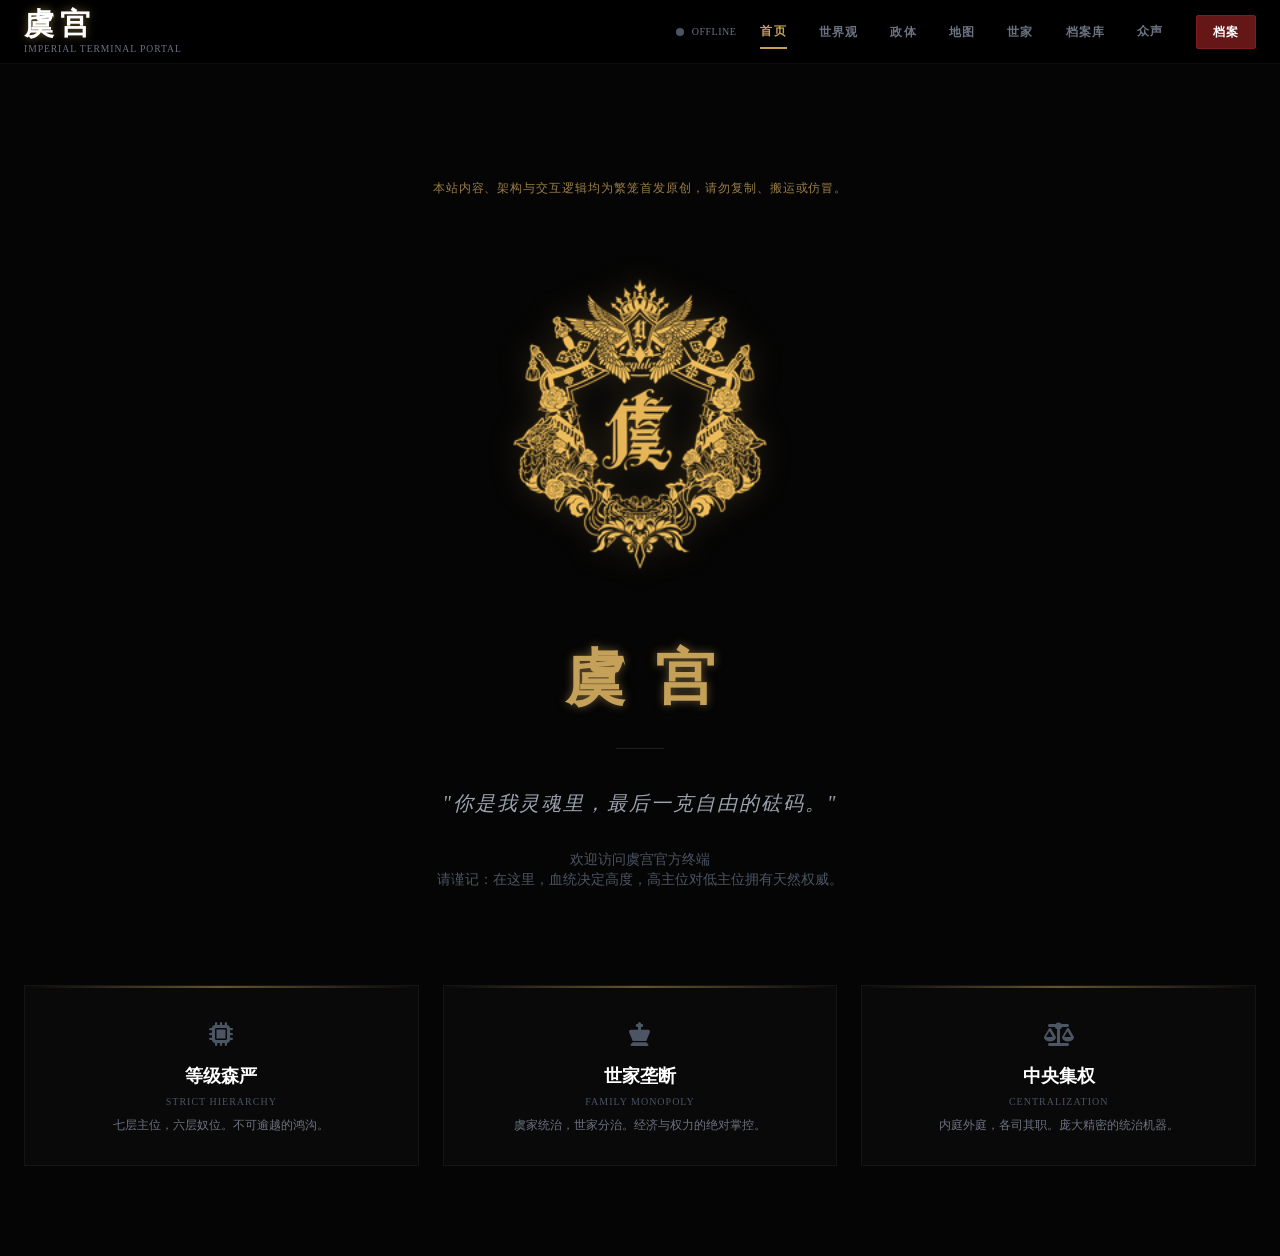
<file: index.html>
<!DOCTYPE html>
<html lang="zh-CN">

<head>
    <meta charset="UTF-8">
    <meta name="viewport"
        content="width=device-width, initial-scale=1.0, maximum-scale=1.0, user-scalable=no, viewport-fit=cover">
    <meta name="author" content="繁笼">
    <meta name="copyright" content="Copyright 2026 繁笼. All rights reserved.">
    <meta name="rights" content="本站内容、架构与交互逻辑均为繁笼首发原创，请勿复制、搬运或仿冒。">
    <meta name="original-source" content="fanlong-yugong-official-2026">
    <!-- 繁笼官网原创首发：内容设定、页面架构、交互逻辑与前端实现未经授权禁止复制、搬运、镜像或仿冒。 -->
    <title>虞宫官网 | YU PALACE</title>
    <script src="/vendor/tailwind/tailwindcss.js"></script>
    <link href="/vendor/fontawesome/css/all.min.css" rel="stylesheet">
    <link rel="stylesheet" href="css/style.min.css">
</head>

<body class="min-h-screen flex flex-col" data-original-work="fanlong-yugong-official-2026"
    data-rights-owner="繁笼">
    <div class="site-original-signature" aria-hidden="true" data-signature="fanlong-yugong-official-2026">
        繁笼官网原创首发
    </div>

    <header
        class="fixed top-0 w-full z-50 bg-black/95 backdrop-blur-md border-b border-white/5 h-16 flex items-center justify-between px-6">
        <div class="flex flex-col">
            <h1 class="text-xl md:text-3xl font-bold tracking-[0.2em] text-white gold-glow font-cuyasong">虞宫</h1>
            <span class="text-[0.6rem] text-gray-500 font-roman tracking-widest uppercase">Imperial Terminal
                Portal</span>
        </div>

        <div class="flex items-center gap-3 md:gap-6">
            <div class="md:hidden flex items-center gap-2">
                <button onclick="requestArchiveAccess(event)"
                    class="mobile-archive-entry text-[10px] text-black bg-yu-gold px-3 py-2 font-bold tracking-widest">
                    档案库
                </button>
                <a href="/zhongsheng/"
                    class="text-[10px] text-yu-gold border border-yu-gold/60 px-3 py-2 font-bold tracking-widest">
                    众声
                </a>
            </div>

            <div id="user-status-area" class="flex items-center gap-3">
                <div id="status-offline" class="flex items-center gap-2">
                    <span class="w-2 h-2 bg-gray-600 rounded-full animate-pulse"></span>
                    <span class="text-[10px] text-gray-500 font-roman uppercase">Offline</span>
                </div>
                <div id="status-online" class="hidden flex items-center gap-2">
                    <span class="w-2 h-2 bg-green-500 rounded-full shadow-[0_0_8px_#10b981]"></span>
                    <span id="header-user-name" class="text-xs text-yu-gold font-bold">已连接</span>
                    <button onclick="logout()"
                        class="text-[9px] border border-red-900/50 text-red-700 px-1 hover:bg-red-900 hover:text-white transition-all uppercase">断开</button>
                </div>
            </div>

            <nav id="desktop-nav" class="hidden md:flex gap-4 xl:gap-8 text-xs font-bold tracking-widest text-gray-500">
                <button onclick="switchTab('home')" class="tab-btn py-2 active">首页</button>
                <button onclick="switchTab('world')" class="tab-btn py-2">世界观</button>
                <button onclick="switchTab('politics')" class="tab-btn py-2">政体</button>
                <button onclick="switchTab('map')" class="tab-btn py-2">地图</button>
                <button onclick="switchTab('families')" class="tab-btn py-2">世家</button>
                <button onclick="requestArchiveAccess(event)" class="tab-btn py-2">档案库</button>
                <a href="/zhongsheng/" class="tab-btn py-2 hover:text-yu-gold transition-colors">众声</a>
                <button onclick="switchTab('profile')" id="nav-profile-btn"
                    class="tab-btn text-white bg-red-900/80 px-4 py-2 rounded-sm border border-red-900">档案</button>
            </nav>
        </div>
    </header>

    <main class="flex-grow pt-20 px-4 md:px-6 max-w-7xl mx-auto w-full relative z-10">

        <!-- Tab: HOME -->
        <div id="tab-home" class="block mt-8 md:mt-12 reveal-container">
            <div class="text-center py-16 md:py-24 relative overflow-hidden">
                <div class="original-guardline" title="本站内容、架构与交互逻辑均为繁笼首发原创，请勿复制、搬运或仿冒。">
                    本站内容、架构与交互逻辑均为繁笼首发原创，请勿复制、搬运或仿冒。
                </div>

                <div class="reveal-item">
                    <div class="w-48 md:w-64 h-auto mx-auto mb-10 relative flex items-center justify-center">
                        <img src="/zhongsheng/assets/family-crest-20260907.png"
                            alt="虞宫Logo"
                            class="w-full h-full object-contain drop-shadow-[0_0_15px_rgba(197,160,89,0.3)] filter brightness-110 contrast-125">
                    </div>
                </div>

                <!-- Font Changed: 方正粗雅宋简体, Color Changed: text-yu-gold -->
                <h2
                    class="text-4xl md:text-6xl text-yu-gold tracking-[0.5em] pl-[0.5em] font-cuyasong reveal-item delay-100 uppercase gold-glow">
                    虞宫
                </h2>

                <div class="h-px w-12 bg-white/10 mx-auto my-10 reveal-item delay-200"></div>

                <p
                    class="text-lg md:text-xl text-gray-400 font-light italic serif tracking-widest reveal-item delay-200">
                    "你是我灵魂里，最后一克自由的砝码。"
                </p>
                <p
                    class="max-w-2xl mx-auto text-xs md:text-sm text-gray-600 leading-relaxed pt-8 reveal-item delay-300 font-light">
                    欢迎访问虞宫官方终端<br>
                    请谨记：在这里，血统决定高度，高主位对低主位拥有天然权威。
                </p>

            </div>

            <div class="grid md:grid-cols-3 gap-4 md:gap-6 text-center reveal-item delay-500">
                <div class="p-6 md:p-8 card-decoration hover:bg-white/5 transition-all duration-500 group cursor-pointer"
                    onclick="switchTab('world')">
                    <i
                        class="fas fa-microchip text-2xl text-gray-600 group-hover:text-yellow-600 mb-3 transition-colors"></i>
                    <h3 class="text-white text-lg font-cuyasong mb-1">等级森严</h3>
                    <div class="text-[10px] text-gray-600 font-roman mb-2 tracking-widest">STRICT HIERARCHY</div>
                    <p class="text-xs text-gray-500">七层主位，六层奴位。不可逾越的鸿沟。</p>
                </div>
                <div class="p-6 md:p-8 card-decoration hover:bg-white/5 transition-all duration-500 group cursor-pointer"
                    onclick="switchTab('families')">
                    <i
                        class="fas fa-chess-king text-2xl text-gray-600 group-hover:text-red-900 mb-3 transition-colors"></i>
                    <h3 class="text-white text-lg font-cuyasong mb-1">世家垄断</h3>
                    <div class="text-[10px] text-gray-600 font-roman mb-2 tracking-widest">FAMILY MONOPOLY</div>
                    <p class="text-xs text-gray-500">虞家统治，世家分治。经济与权力的绝对掌控。</p>
                </div>
                <div class="p-6 md:p-8 card-decoration hover:bg-white/5 transition-all duration-500 group cursor-pointer"
                    onclick="switchTab('politics')">
                    <i
                        class="fas fa-balance-scale text-2xl text-gray-600 group-hover:text-blue-500 mb-3 transition-colors"></i>
                    <h3 class="text-white text-lg font-cuyasong mb-1">中央集权</h3>
                    <div class="text-[10px] text-gray-600 font-roman mb-2 tracking-widest">CENTRALIZATION</div>
                    <p class="text-xs text-gray-500">内庭外庭，各司其职。庞大精密的统治机器。</p>
                </div>
            </div>
        </div>

        <!-- Tab: WORLD -->
        <div id="tab-world" class="hidden space-y-12 mt-4 md:mt-8 pb-12">
            <!-- Hierarchy -->
            <section class="fade-in">
                <div class="flex items-end gap-4 mb-6 border-b border-white/10 pb-2">
                    <h2 class="text-2xl md:text-3xl text-white font-cuyasong border-l-4 border-yu-gold pl-4">社会阶级</h2>
                    <span class="text-xs md:text-sm text-gray-600 pb-1 font-roman">Social Hierarchy</span>
                </div>
                <div class="grid md:grid-cols-2 gap-4 md:gap-8">
                    <div class="space-y-2">
                        <h4
                            class="text-yu-gold text-xs tracking-widest mb-4 uppercase border-b border-yellow-600/20 pb-1 font-bold">
                            主位阶级 (七层)</h4>
                        <div
                            class="bg-white/5 p-3 border border-yellow-600/20 text-yu-gold font-bold text-center text-sm">
                            1. 统治者 (虞)</div>
                        <div
                            class="bg-white/5 p-3 border-l border-white/10 text-yellow-200/80 text-center ml-4 text-sm">
                            2. 亲贵 (虞家旁系)</div>
                        <div class="bg-white/5 p-2 border-l border-white/10 text-yu-purple text-center ml-8 text-sm">3.
                            权贵 (世家家主)</div>
                        <div class="bg-white/5 p-2 border-l border-white/10 text-white text-center ml-12 text-xs">4. 贵族
                        </div>
                        <div class="bg-white/5 p-2 border-l border-white/10 text-white text-center ml-16 text-xs">5. 新贵
                        </div>
                        <div class="bg-white/5 p-2 border-l border-white/10 text-white text-center ml-20 text-xs">6. 士绅
                        </div>
                        <div class="bg-white/5 p-2 border-l border-white/10 text-white text-center ml-24 text-xs">7. 平民
                        </div>
                    </div>
                    <div class="space-y-2">
                        <h4
                            class="text-gray-500 text-xs tracking-widest mb-4 uppercase border-b border-gray-700 pb-1 font-bold">
                            奴位阶级 (六层)</h4>
                        <div
                            class="bg-black border border-gray-800 p-3 text-gray-300 flex justify-between items-center text-sm">
                            <span>1. 私奴</span> <span
                                class="text-[10px] bg-yellow-900/30 text-yellow-500 px-2 py-0.5 rounded">私产</span>
                        </div>
                        <div
                            class="bg-black border border-gray-800 p-2 ml-4 text-gray-400 flex justify-between items-center text-sm">
                            <span>2. 侍奴</span> <span class="text-[10px] bg-gray-800 px-2 py-0.5 rounded">内庭</span>
                        </div>
                        <div
                            class="bg-black border border-gray-800 p-2 ml-8 text-gray-500 flex justify-between items-center text-sm">
                            <span>3. 契奴</span> <span
                                class="text-[10px] bg-blue-900/30 text-blue-500 px-2 py-0.5 rounded">公共</span>
                        </div>
                        <div class="bg-black border border-gray-800 p-2 ml-12 text-gray-600 text-xs">4. 公奴</div>
                        <div
                            class="bg-red-900/10 border border-red-900/30 p-2 ml-16 text-red-500 flex justify-between text-xs">
                            <span>5. 罪奴</span> <i class="fas fa-exclamation-triangle"></i>
                        </div>
                        <div class="bg-red-900/20 border border-red-900/50 p-2 ml-20 text-red-700 text-xs">6. 畜奴</div>
                    </div>
                </div>
            </section>

            <!-- Economy -->
            <section class="fade-in">
                <div class="flex items-end gap-4 mb-6 border-b border-white/10 pb-2">
                    <h2 class="text-2xl md:text-3xl text-white font-cuyasong border-l-4 border-yu-gold pl-4">经济体制</h2>
                    <span class="text-xs md:text-sm text-gray-600 pb-1 font-roman">Economic System</span>
                </div>
                <div class="grid md:grid-cols-3 gap-4">
                    <div class="p-5 card-decoration">
                        <h3 class="text-yu-gold font-bold mb-1 flex items-center gap-2 font-serif text-sm"><i
                                class="fas fa-coins"></i> 虞元</h3>
                        <p class="text-xs text-gray-400 leading-relaxed mt-2">
                            纯粹的数字货币，与生物芯片ID绑定。虞家掌控中央服务器，拥有冻结、划转、乃至蒸发任何账户资产的最终权力。</p>
                    </div>
                    <div class="p-5 card-decoration">
                        <h3 class="text-yu-gold font-bold mb-1 flex items-center gap-2 font-serif text-sm"><i
                                class="fas fa-city"></i> 世家垄断产业</h3>
                        <p class="text-xs text-gray-400 leading-relaxed mt-2">
                            金字塔形产业结构。虞家掌握金融能源命脉，权贵垄断重工物流支柱，贵族统御文娱教育精神，新贵下沉民生消费服务。平民/奴隶生活在权贵建的笼子里，吃新贵卖的快餐，生病了求贵族的药，最后死在虞家的规则下。
                        </p>
                    </div>
                    <div class="p-5 card-decoration">
                        <h3 class="text-yu-gold font-bold mb-1 flex items-center gap-2 font-serif text-sm"><i
                                class="fas fa-hand-holding-usd"></i> 中央贡赋经济</h3>
                        <p class="text-xs text-gray-400 leading-relaxed mt-2">所有公民需缴纳赋税，核心企业中，虞家天然占有"干股"，不参与经营但享受分红。</p>
                    </div>
                </div>
            </section>

            <!-- Citizenship -->
            <section class="fade-in">
                <div class="flex items-end gap-4 mb-6 border-b border-white/10 pb-2">
                    <h2 class="text-2xl md:text-3xl text-white font-cuyasong border-l-4 border-yu-gold pl-4">户籍制度</h2>
                    <span class="text-xs md:text-sm text-gray-600 pb-1 font-roman">Citizenship</span>
                </div>
                <div class="grid md:grid-cols-3 gap-4">
                    <div onclick="showCitizenshipDetails('citizen')"
                        class="chip-bg chip-green-bg p-5 rounded relative overflow-hidden group cursor-pointer border border-green-900/50 hover:border-green-600/80 flex flex-col h-full justify-between">
                        <div>
                            <h3 class="text-green-500 font-bold text-sm mb-2 font-serif">公民籍</h3>
                            <p class="text-xs text-gray-400 mb-4">身份芯片：<span class="text-green-400">绿色身份芯片</span></p>
                            <ul class="text-xs text-gray-400 space-y-1 list-disc list-inside">
                                <li>拥有个人姓名、肖像、18位公民身份号码</li>
                                <li>享有理事厅下发的社会基础保障</li>
                                <li>受《虞宫律》生命保护</li>
                            </ul>
                        </div>
                        <div
                            class="self-end mt-4 text-[10px] text-green-200 font-serif tracking-widest border border-green-500/50 bg-black/80 px-3 py-1 rounded-full z-20 shadow-lg">
                            查看详情</div>
                    </div>

                    <div onclick="showCitizenshipDetails('slave')"
                        class="chip-bg chip-blue-bg p-5 rounded relative overflow-hidden group cursor-pointer border border-blue-900/50 hover:border-blue-600/80 flex flex-col h-full justify-between">
                        <div>
                            <h3 class="text-blue-500 font-bold text-sm mb-2 font-serif">奴籍</h3>
                            <p class="text-xs text-gray-400 mb-4">身份芯片：<span class="text-blue-400">蓝色身份芯片</span></p>
                            <ul class="text-xs text-gray-400 space-y-1 list-disc list-inside">
                                <li>受其主人管辖，档案关联其主人信息</li>
                                <li>行动受限，享有由主人或训御司提供的基础工资</li>
                                <li>生命权归主人，处死需报备</li>
                            </ul>
                        </div>
                        <div
                            class="self-end mt-4 text-[10px] text-blue-200 font-serif tracking-widest border border-blue-500/50 bg-black/80 px-3 py-1 rounded-full z-20 shadow-lg">
                            查看详情</div>
                    </div>

                    <div onclick="showCitizenshipDetails('sinner')"
                        class="chip-bg chip-red-bg p-5 rounded relative overflow-hidden group cursor-pointer border border-red-900/50 hover:border-red-600/80 flex flex-col h-full justify-between">
                        <div>
                            <h3 class="text-red-500 font-bold text-sm mb-2 font-serif">罪奴籍</h3>
                            <p class="text-xs text-gray-400 mb-4">身份芯片：<span
                                    class="text-red-600 animate-pulse">红色身份芯片（伴有警报）</span></p>
                            <ul class="text-xs text-gray-400 space-y-1 list-disc list-inside">
                                <li>身上烙印家族罪印或惩罚性纹身</li>
                                <li>无任何权利，任何公民/奴籍均享有使用权</li>
                                <li>不受任何法律保护，主位处死罪奴，均无需承担责任。</li>
                            </ul>
                        </div>
                        <div
                            class="self-end mt-4 text-[10px] text-red-200 font-serif tracking-widest border border-red-500/50 bg-black/80 px-3 py-1 rounded-full z-20 shadow-lg">
                            查看详情</div>
                    </div>
                </div>
            </section>

            <!-- Attributes -->
            <section class="fade-in pb-12">
                <div class="flex items-end gap-4 mb-6 border-b border-white/10 pb-2">
                    <h2 class="text-2xl md:text-3xl text-white font-cuyasong border-l-4 border-yu-gold pl-4">属性制度</h2>
                    <span class="text-xs md:text-sm text-gray-600 pb-1 font-roman">Attributes</span>
                </div>
                <div class="grid grid-cols-2 md:grid-cols-4 gap-3">
                    <div class="bg-white/5 p-3 rounded">
                        <h4 class="text-yu-gold text-xs font-bold mb-1"><i class="fas fa-star mr-1"></i> 颜值</h4>
                        <p class="text-[10px] text-gray-500">第一印象，观赏价值。影响受宠程度与联姻。</p>
                    </div>
                    <div class="bg-white/5 p-3 rounded">
                        <h4 class="text-pink-500 text-xs font-bold mb-1"><i class="fas fa-heart mr-1 text-pink-400"></i>
                            魅力</h4>
                        <p class="text-[10px] text-gray-500">取悦主人能力/社交手腕。影响容忍度与人才招揽。</p>
                    </div>
                    <div class="bg-white/5 p-3 rounded">
                        <h4 class="text-yu-gold text-xs font-bold mb-1"><i class="fas fa-brain mr-1"></i> 智力</h4>
                        <p class="text-[10px] text-gray-500">处理事务能力、战略眼光与政治嗅觉。</p>
                    </div>
                    <div class="bg-white/5 p-3 rounded">
                        <h4 class="text-yu-gold text-xs font-bold mb-1"><i class="fas fa-coins mr-1"></i> 商业</h4>
                        <p class="text-[10px] text-gray-500">创造财富能力。影响家族产业盈利。</p>
                    </div>
                    <div class="bg-white/5 p-3 rounded">
                        <h4 class="text-yu-gold text-xs font-bold mb-1"><i class="fas fa-comment-alt mr-1"></i> 口才</h4>
                        <p class="text-[10px] text-gray-500">语言艺术/公开辩论。影响求饶成功率与谈判。</p>
                    </div>
                    <div class="bg-white/5 p-3 rounded">
                        <h4 class="text-yu-gold text-xs font-bold mb-1"><i class="fas fa-fist-raised mr-1"></i> 体能</h4>
                        <p class="text-[10px] text-gray-500">生存率、武力值与危机应对能力。</p>
                    </div>
                    <div class="bg-white/5 p-3 rounded">
                        <h4 class="text-yu-gold text-xs font-bold mb-1"><i class="fas fa-palette mr-1"></i> 才艺</h4>
                        <p class="text-[10px] text-gray-500">艺术修养/文化声望。影响宴会表现与地位。</p>
                    </div>
                    <div class="bg-white/5 p-3 rounded">
                        <h4 class="text-gray-400 text-xs font-bold mb-1"><i class="fas fa-award mr-1 text-cyan-400"></i>
                            名誉</h4>
                        <p class="text-[10px] text-gray-500">外界评价/家族声望。影响社交范围与话语权。</p>
                    </div>
                    <div class="bg-white/5 p-3 rounded col-span-2 md:col-span-4">
                        <h4 class="text-red-600 text-xs font-bold mb-1"><i
                                class="fas fa-balance-scale-right mr-1 text-orange-500"></i> 威慑/服从</h4>
                        <p class="text-[10px] text-gray-500">奴：对规则遵从度。 主：令人敬畏的气场与统御。</p>
                    </div>
                </div>
            </section>
        </div>

        <!-- Tab: POLITICS -->
        <div id="tab-politics" class="hidden fade-in mt-4 md:mt-8 pb-12">
            <h2 class="text-3xl md:text-4xl text-white font-cuyasong text-center mb-2">政体架构</h2>
            <div class="text-center text-gray-600 mb-8 tracking-widest text-sm font-bold">权奴专制主义中央集权制</div>

            <div class="mb-8 bg-[#0a0a0a] border border-gray-800 p-6 rounded shadow-inner">
                <h3 class="text-lg text-white mb-6 border-l-2 border-yu-gold pl-4 serif">国家政体管辖层级</h3>
                <div class="flex flex-col gap-5 relative pl-4 border-l border-gray-800 ml-2">
                    <div class="relative">
                        <div
                            class="absolute -left-[21px] top-1.5 w-3 h-3 bg-red-600 rounded-full border-2 border-black">
                        </div>
                        <div class="flex items-center gap-3">
                            <span class="text-red-500 font-bold text-xs font-roman w-16">特殊级</span>
                            <span class="text-white font-bold text-sm serif">家主直辖</span>
                        </div>
                    </div>
                    <div class="relative">
                        <div
                            class="absolute -left-[21px] top-1.5 w-3 h-3 bg-orange-500 rounded-full border-2 border-black">
                        </div>
                        <div class="flex items-center gap-3">
                            <span class="text-orange-500 font-bold text-xs font-roman w-16">第一层级</span>
                            <span class="text-white font-bold text-sm serif">外庭、内庭</span>
                        </div>
                    </div>
                    <div class="relative">
                        <div
                            class="absolute -left-[21px] top-1.5 w-3 h-3 bg-yellow-500 rounded-full border-2 border-black">
                        </div>
                        <div class="flex items-center gap-3">
                            <span class="text-yellow-500 font-bold text-xs font-roman w-16">第二层级</span>
                            <span class="text-white font-bold text-sm serif">军仲厅、理事厅、议阁</span>
                        </div>
                    </div>
                    <div class="relative">
                        <div
                            class="absolute -left-[21px] top-1.5 w-3 h-3 bg-yellow-200 rounded-full border-2 border-black">
                        </div>
                        <div class="flex items-center gap-3">
                            <span class="text-yellow-200/70 font-bold text-xs font-roman w-16">第三层级</span>
                            <span class="text-white font-bold text-sm serif">司级 (如：法裁司)</span>
                        </div>
                    </div>
                    <div class="relative">
                        <div
                            class="absolute -left-[21px] top-1.5 w-3 h-3 bg-purple-400 rounded-full border-2 border-black">
                        </div>
                        <div class="flex items-center gap-3">
                            <span class="text-purple-400 font-bold text-xs font-roman w-16">第四层级</span>
                            <span class="text-white font-bold text-sm serif">庭级 (如：刑狱庭)</span>
                        </div>
                    </div>
                    <div class="relative">
                        <div
                            class="absolute -left-[21px] top-1.5 w-3 h-3 bg-green-400 rounded-full border-2 border-black">
                        </div>
                        <div class="flex items-center gap-3">
                            <span class="text-green-400 font-bold text-xs font-roman w-16">第五层级</span>
                            <span class="text-white font-bold text-sm serif">属部 (如：刑罚、判刑)</span>
                        </div>
                    </div>
                    <div class="relative">
                        <div
                            class="absolute -left-[21px] top-1.5 w-3 h-3 bg-gray-400 rounded-full border-2 border-black">
                        </div>
                        <div class="flex items-center gap-3">
                            <span class="text-gray-400 font-bold text-xs font-roman w-16">第六层级</span>
                            <span class="text-white font-bold text-sm serif">外属 (都城之外各属地统称)</span>
                        </div>
                    </div>
                    <div class="relative">
                        <div
                            class="absolute -left-[21px] top-1.5 w-3 h-3 bg-gray-400 rounded-full border-2 border-black">
                        </div>
                        <div class="flex items-center gap-3">
                            <span class="text-gray-400 font-bold text-xs font-roman w-16">第七层级</span>
                            <span class="text-white font-bold text-sm serif">省级 (外属之下的行政等级)</span>
                        </div>
                    </div>
                    <div class="relative">
                        <div
                            class="absolute -left-[21px] top-1.5 w-3 h-3 bg-gray-400 rounded-full border-2 border-black">
                        </div>
                        <div class="flex items-center gap-3">
                            <span class="text-gray-400 font-bold text-xs font-roman w-16">第八层级</span>
                            <span class="text-white font-bold text-sm serif">市级 (省级之下的行政等级)</span>
                        </div>
                    </div>
                </div>
            </div>

            <div class="grid md:grid-cols-3 gap-6 mb-12">
                <div class="card-decoration p-4">
                    <h3 class="text-xl text-yu-gold font-bold mb-4 text-center serif">家主直辖</h3>
                    <div class="space-y-4">
                        <details class="group bg-black border border-white/20 rounded-sm">
                            <summary
                                class="flex justify-between items-center p-3 cursor-pointer hover:bg-white/5 transition-colors">
                                <span class="text-white font-bold text-xs serif">直属机构</span>
                                <i class="fas fa-chevron-down text-[10px] text-gray-600 group-open:rotate-180"></i>
                            </summary>
                            <div class="p-3 border-t border-white/5 text-[10px] space-y-3">
                                <div class="bg-white/[0.02] p-3 border-b border-white/5 mb-2">
                                    <div class="text-yu-gold font-bold mb-1">领导者：家主直接领导</div>
                                    <div class="text-gray-400">独立于所有部门之外，直接向家主汇报。</div>
                                </div>
                                <div class="bg-white/5 p-3 border border-white/5 rounded-sm">
                                    <span class="text-white font-bold serif block mb-2">国务司</span>
                                    <div class="grid grid-cols-2 gap-2 text-gray-400">
                                        <div>【礼宾庭】：外交、贸易</div>
                                        <div>【立律庭】：修订、编撰</div>
                                    </div>
                                </div>
                                <div class="bg-white/5 p-3 border border-white/5 rounded-sm">
                                    <span class="text-white font-bold serif block mb-2">稽查司</span>
                                    <div class="grid grid-cols-2 gap-2 text-gray-400">
                                        <div>【督署庭】：任免、评级</div>
                                        <div>【监察庭】：监察、检举</div>
                                    </div>
                                </div>
                                <div class="bg-white/5 p-3 border border-white/5 rounded-sm">
                                    <span class="text-white font-bold serif block mb-1">属军</span>
                                    <span class="text-gray-400">家主私人精锐武装，负责保卫家主本人、虞宫区及内庭，独立于常规军队。</span>
                                </div>
                            </div>
                        </details>
                    </div>
                </div>

                <div class="card-decoration p-4">
                    <h3 class="text-xl text-yu-gold font-bold mb-4 text-center serif">内庭</h3>
                    <div class="space-y-4">
                        <details class="group bg-black border border-white/20 rounded-sm">
                            <summary
                                class="flex justify-between items-center p-4 cursor-pointer hover:bg-white/5 transition-colors">
                                <span class="text-white font-bold text-xs serif">侍官府</span>
                                <i class="fas fa-chevron-down text-[10px] text-gray-600 group-open:rotate-180"></i>
                            </summary>
                            <div class="p-3 border-t border-white/5 text-[10px] space-y-3">
                                <div class="bg-white/[0.02] p-3 border-b border-white/5 mb-2">
                                    <div class="text-yu-gold font-bold mb-1">领导者：侍官长</div>
                                    <div class="text-gray-400">
                                        内庭的最高管理机构，统管包括训御司在内的一切内廷事务，涵盖家主的日程、安保、财务、涉外以及所有奴隶、内侍人员的调配、责训。</div>
                                </div>
                                <div class="bg-white/5 p-3 border border-white/5 rounded-sm">
                                    <span class="text-white font-bold serif block mb-2">训御司</span>
                                    <div class="space-y-3">
                                        <div>
                                            <span class="text-yu-gold/80 font-bold block mb-1">【御礼庭】：</span>
                                            <span class="text-gray-400">后舍 (培训学习)、戒堂 (惩戒再教育)</span>
                                        </div>
                                        <div>
                                            <span class="text-yu-gold/80 font-bold block mb-1">【训监庭】：</span>
                                            <span class="text-gray-400">净肆 (体检)、漱坊、畜笼、内务房 (登记)</span>
                                        </div>
                                    </div>
                                </div>
                            </div>
                        </details>
                    </div>
                </div>

                <div class="card-decoration p-4">
                    <h3 class="text-xl text-yu-gold font-bold mb-4 text-center serif">外庭</h3>
                    <div class="space-y-4">
                        <details class="group bg-black border border-white/20 rounded-sm">
                            <summary class="flex justify-between items-center p-3 cursor-pointer hover:bg-white/5">
                                <span class="text-white font-bold text-xs serif">军仲厅</span>
                                <i class="fas fa-chevron-down text-[10px] text-gray-600 group-open:rotate-180"></i>
                            </summary>
                            <div class="p-3 border-t border-white/5 text-[10px] space-y-3">
                                <div class="bg-white/[0.02] p-3 border-b border-white/5 mb-2">
                                    <div class="text-yu-gold font-bold mb-1">领导者：督军、律官辅理（及其次手少律长）</div>
                                    <div class="text-gray-400">最高军事指挥机构，负责管理常规武装力量。</div>
                                </div>
                                <div class="bg-white/5 p-3 border border-white/5 rounded-sm">
                                    <span class="text-white font-bold serif block mb-2">镇巡司</span>
                                    <div class="grid grid-cols-2 gap-2 text-gray-400">
                                        <div>【驻防庭】：边巡、守备</div>
                                        <div>【征训庭】：征召、演习</div>
                                    </div>
                                </div>
                                <div class="bg-white/5 p-3 border border-white/5 rounded-sm">
                                    <span class="text-white font-bold serif block mb-2">督御司</span>
                                    <div class="grid grid-cols-2 gap-2 text-gray-400">
                                        <div>【军工庭】：国防、军械</div>
                                        <div>【政裁庭】：军政、军理裁决</div>
                                    </div>
                                </div>
                            </div>
                        </details>
                        <details class="group bg-black border border-white/20 rounded-sm">
                            <summary class="flex justify-between items-center p-3 cursor-pointer hover:bg-white/5">
                                <span class="text-white font-bold text-xs serif">理事厅</span>
                                <i class="fas fa-chevron-down text-[10px] text-gray-600 group-open:rotate-180"></i>
                            </summary>
                            <div class="p-3 border-t border-white/5 text-[10px] space-y-3">
                                <div class="bg-white/[0.02] p-3 border-b border-white/5 mb-2">
                                    <div class="text-yu-gold font-bold mb-1">领导者：丞辅、执理事辅理（及其次手少理事）</div>
                                    <div class="text-gray-400">最高行政机构，负责国家日常运转。</div>
                                </div>
                                <div class="bg-white/5 p-3 border border-white/5 rounded-sm">
                                    <span class="text-white font-bold serif block mb-2">理户司</span>
                                    <div class="grid grid-cols-2 gap-2 text-gray-400">
                                        <div>【户查庭】：户籍、奴籍</div>
                                        <div>【教理庭】：生育、教育</div>
                                    </div>
                                </div>
                                <div class="bg-white/5 p-3 border border-white/5 rounded-sm">
                                    <span class="text-white font-bold serif block mb-2">财政司</span>
                                    <div class="grid grid-cols-2 gap-2 text-gray-400">
                                        <div>【税利庭】：税务、社会基保</div>
                                        <div>【务财庭】：铸币、财支</div>
                                    </div>
                                </div>
                                <div class="bg-white/5 p-3 border border-white/5 rounded-sm">
                                    <span class="text-white font-bold serif block mb-2">营造司</span>
                                    <div class="grid grid-cols-2 gap-2 text-gray-400">
                                        <div>【置业庭】：田宅、农商</div>
                                        <div>【利工庭】：工程、机要研究</div>
                                    </div>
                                </div>
                                <div class="bg-white/5 p-3 border border-white/5 rounded-sm">
                                    <span class="text-white font-bold serif block mb-2">法裁司</span>
                                    <div class="grid grid-cols-2 gap-2 text-gray-400">
                                        <div>【法庭】：立案、审查</div>
                                        <div>【刑狱庭】：刑罚、判刑</div>
                                    </div>
                                </div>
                            </div>
                        </details>
                        <details class="group bg-black border border-white/20 rounded-sm">
                            <summary class="flex justify-between items-center p-3 cursor-pointer hover:bg-white/5">
                                <span class="text-white font-bold text-xs serif">议阁</span>
                                <i class="fas fa-chevron-down text-[10px] text-gray-600 group-open:rotate-180"></i>
                            </summary>
                            <div class="p-3 border-t border-white/5 text-[10px] space-y-3">
                                <div class="bg-white/[0.02] p-3 border-b border-white/5 mb-2">
                                    <div class="text-yu-gold font-bold mb-1">领导者：丞辅担任议长，十二位公卿共议</div>
                                    <div class="text-gray-400">
                                        贵族利益代言机构。负责提出关于贵族权益的议题、复议【理事厅】中关于贵族事项有争议的重大决策、代表各世家与家主沟通。权力象征意义大于实际执行力。</div>
                                </div>
                            </div>
                        </details>
                    </div>
                </div>
            </div>

            <div class="mb-8">
                <h3 class="text-lg text-white mb-4 border-l-2 border-gray-500 pl-4 serif">官职任免制度</h3>
                <div class="grid grid-cols-2 gap-3">
                    <div class="bg-white/5 p-3 border-t-2 border-yu-gold">
                        <h4 class="text-yu-gold font-bold text-xs mb-1">家主任免</h4>
                        <p class="text-[10px] text-gray-400 leading-relaxed">最高优先级。由家主直接指派，稽查司执行任免手续。</p>
                    </div>
                    <div class="bg-white/5 p-3 border-t-2 border-gray-500">
                        <h4 class="text-gray-300 font-bold text-xs mb-1">嫡长子继承</h4>
                        <p class="text-[10px] text-gray-400 leading-relaxed">世家官职优先继承。若继承人"德不配位"则可能另行任命。</p>
                    </div>
                    <div class="bg-white/5 p-3 border-t-2 border-gray-500">
                        <h4 class="text-gray-300 font-bold text-xs mb-1">举荐制</h4>
                        <p class="text-[10px] text-gray-400 leading-relaxed">三名及以上官员联合推荐公民籍人才，通过稽查司考核后任职。</p>
                    </div>
                    <div class="bg-white/5 p-3 border-t-2 border-gray-500">
                        <h4 class="text-gray-300 font-bold text-xs mb-1">五年大选</h4>
                        <p class="text-[10px] text-gray-400 leading-relaxed">
                            选拔家主后宫，入内庭专奉家主。【荣归】满五年优异者被选定可任官；【奉恩】放弃任官选择终身侍奉可换族人为官或赦免除谋逆外的重罪。</p>
                    </div>
                </div>
            </div>

            <div class="card-decoration p-4 overflow-x-auto mb-12">
                <h3 class="text-white text-sm mb-4 serif text-center">
                    <i class="fas fa-monument mr-2 text-yu-gold"></i>虞宫官职品阶总表
                </h3>
                <div class="text-[10px] text-gray-500 mb-4 text-center">点击官职名称查看：所属机构 / 编制人数 / 职能详解</div>
                <table class="w-full text-[11px] text-left text-gray-400 border-collapse">
                    <thead>
                        <tr class="border-b border-white/10 text-yu-gold uppercase tracking-tighter">
                            <th class="py-2 px-1">品级</th>
                            <th class="py-2 px-1">外庭文职</th>
                            <th class="py-2 px-1">外庭武职</th>
                            <th class="py-2 px-1">内庭侍职</th>
                            <th class="py-2 px-1">各家族职衔</th>
                        </tr>
                    </thead>
                    <tbody class="divide-y divide-white/5">
                        <tr>
                            <td class="py-3 px-1 text-white font-bold">正一品</td>
                            <td><span
                                    class="text-white hover:text-yu-gold cursor-pointer underline decoration-yu-gold/20"
                                    onclick="showRankDetail('丞辅')">丞辅</span></td>
                            <td><span
                                    class="text-white hover:text-yu-gold cursor-pointer underline decoration-yu-gold/20"
                                    onclick="showRankDetail('督军')">督军</span></td>
                            <td>
                                <span
                                    class="text-white hover:text-yu-gold cursor-pointer underline decoration-yu-gold/20"
                                    onclick="showRankDetail('家主夫人')">家主夫人</span> /
                                <span
                                    class="text-white hover:text-yu-gold cursor-pointer underline decoration-yu-gold/20"
                                    onclick="showRankDetail('侍官长')">侍官长</span>
                            </td>
                            <td class="text-white">-</td>
                        </tr>
                        <tr>
                            <td class="py-3 px-1 text-white font-bold">次一品</td>
                            <td><span
                                    class="text-white hover:text-yu-gold cursor-pointer underline decoration-yu-gold/20"
                                    onclick="showRankDetail('公卿')">公卿</span></td>
                            <td class="text-white">-</td>
                            <td class="text-white">-</td>
                            <td class="text-white">-</td>
                        </tr>
                        <tr>
                            <td class="py-3 px-1 text-white font-bold">正二品</td>
                            <td><span
                                    class="text-white hover:text-yu-gold cursor-pointer underline decoration-yu-gold/20"
                                    onclick="showRankDetail('执理事')">执理事</span></td>
                            <td>
                                <span
                                    class="text-white hover:text-yu-gold cursor-pointer underline decoration-yu-gold/20"
                                    onclick="showRankDetail('律官')">律官</span> /
                                <span
                                    class="text-white hover:text-yu-gold cursor-pointer underline decoration-yu-gold/20"
                                    onclick="showRankDetail('廷御')">廷御</span>
                            </td>
                            <td class="text-white">-</td>
                            <td class="text-white">-</td>
                        </tr>
                        <tr>
                            <td class="py-3 px-1 text-white font-bold">次二品</td>
                            <td><span
                                    class="text-white hover:text-yu-gold cursor-pointer underline decoration-yu-gold/20"
                                    onclick="showRankDetail('少理事')">少理事</span></td>
                            <td>
                                <span
                                    class="text-white hover:text-yu-gold cursor-pointer underline decoration-yu-gold/20"
                                    onclick="showRankDetail('少律长')">少律长</span> /
                                <span
                                    class="text-white hover:text-yu-gold cursor-pointer underline decoration-yu-gold/20"
                                    onclick="showRankDetail('少御使')">少御使</span>
                            </td>
                            <td class="text-white">-</td>
                            <td class="text-white">-</td>
                        </tr>
                        <tr>
                            <td class="py-3 px-1 text-white font-bold">正三品</td>
                            <td><span
                                    class="text-white hover:text-yu-gold cursor-pointer underline decoration-yu-gold/20"
                                    onclick="showRankDetail('司长')">司长</span></td>
                            <td><span
                                    class="text-white hover:text-yu-gold cursor-pointer underline decoration-yu-gold/20"
                                    onclick="showRankDetail('骑士')">骑士</span></td>
                            <td class="text-white">-</td>
                            <td class="text-white">-</td>
                        </tr>
                        <tr>
                            <td class="py-3 px-1 text-white font-bold">正四品</td>
                            <td><span
                                    class="text-white hover:text-yu-gold cursor-pointer underline decoration-yu-gold/20"
                                    onclick="showRankDetail('庭执官')">庭执官</span></td>
                            <td><span
                                    class="text-white hover:text-yu-gold cursor-pointer underline decoration-yu-gold/20"
                                    onclick="showRankDetail('巡行官')">巡行官</span></td>
                            <td><span
                                    class="text-white hover:text-yu-gold cursor-pointer underline decoration-yu-gold/20"
                                    onclick="showRankDetail('侍官')">侍官</span></td>
                            <td><span
                                    class="text-white hover:text-yu-gold cursor-pointer underline decoration-yu-gold/20"
                                    onclick="showRankDetail('管家')">管家</span></td>
                        </tr>
                        <tr>
                            <td class="py-3 px-1 text-white font-bold">正五品</td>
                            <td><span
                                    class="text-white hover:text-yu-gold cursor-pointer underline decoration-yu-gold/20"
                                    onclick="showRankDetail('属员')">属员</span></td>
                            <td>
                                <span
                                    class="text-white hover:text-yu-gold cursor-pointer underline decoration-yu-gold/20"
                                    onclick="showRankDetail('侍卫')">侍卫</span> /
                                <span
                                    class="text-white hover:text-yu-gold cursor-pointer underline decoration-yu-gold/20"
                                    onclick="showRankDetail('卫军')">卫军</span>
                            </td>
                            <td><span
                                    class="text-white hover:text-yu-gold cursor-pointer underline decoration-yu-gold/20"
                                    onclick="showRankDetail('从者')">从者</span></td>
                            <td><span
                                    class="text-white hover:text-yu-gold cursor-pointer underline decoration-yu-gold/20"
                                    onclick="showRankDetail('执事')">执事</span></td>
                        </tr>
                        <tr>
                            <td class="py-3 px-1 text-white font-bold">次五品</td>
                            <td><span
                                    class="text-white hover:text-yu-gold cursor-pointer underline decoration-yu-gold/20"
                                    onclick="showRankDetail('外属')">外属</span></td>
                            <td><span
                                    class="text-white hover:text-yu-gold cursor-pointer underline decoration-yu-gold/20"
                                    onclick="showRankDetail('普通卫兵')">普通卫兵</span></td>
                            <td><span
                                    class="text-white hover:text-yu-gold cursor-pointer underline decoration-yu-gold/20"
                                    onclick="showRankDetail('内侍')">内侍</span></td>
                            <td class="text-white">-</td>
                        </tr>
                        <tr>
                            <td class="py-3 px-1 text-white font-bold">正六品</td>
                            <td><span
                                    class="text-white hover:text-yu-gold cursor-pointer underline decoration-yu-gold/20"
                                    onclick="showRankDetail('地方官员')">地方官员</span></td>
                            <td><span
                                    class="text-white hover:text-yu-gold cursor-pointer underline decoration-yu-gold/20"
                                    onclick="showRankDetail('地方武装')">地方武装</span></td>
                            <td><span
                                    class="text-white hover:text-yu-gold cursor-pointer underline decoration-yu-gold/20"
                                    onclick="showRankDetail('常侍')">常侍</span></td>
                            <td class="text-white">-</td>
                        </tr>
                        <tr>
                            <td class="py-3 px-1 text-white font-bold">次六品</td>
                            <td class="text-white">-</td>
                            <td class="text-white">-</td>
                            <td><span
                                    class="text-white hover:text-yu-gold cursor-pointer underline decoration-yu-gold/20"
                                    onclick="showRankDetail('杂使')">杂使</span></td>
                            <td class="text-white">-</td>
                        </tr>
                        <tr class="bg-white/[0.02]">
                            <td colspan="5" class="py-2 px-2 text-[10px] text-gray-500 italic">
                                <span class="text-yu-gold/50 mr-2">★ 备注:</span>
                                罪奴仅负责清理污秽等贱役，不列入正式官职品阶。
                            </td>
                        </tr>
                    </tbody>
                </table>
            </div>

            <!-- Tab: map -->
        </div>
        <div id="tab-map" class="hidden fade-in mt-4 md:mt-8 pb-12">
            <h2 class="text-3xl text-white font-cuyasong mb-2">首都城地图</h2>
            <p class="text-gray-500 font-roman mb-2 tracking-widest text-sm">CAPITAL CITY OF YU PALACE</p>
            <p class="text-xs text-gray-600 mb-8 leading-relaxed max-w-2xl">位于国家版图核心，外设环城水系，内分四区。中央大道由南向北贯穿全城，城区间设城门，每日清晨六点开放，夜间九点关闭。</p>

            <!-- 地图可视化 -->
            <div class="relative w-full max-w-xl mx-auto grid-bg border border-gray-800 p-4 md:p-6 mb-8 shadow-2xl" style="aspect-ratio: 1/1.1;">

                <!-- 环城水系装饰 -->
                <div class="absolute inset-0 border-4 border-blue-900/20 pointer-events-none z-0" style="margin: 4px;"></div>
                <div class="absolute top-1 left-1 right-1 h-3 bg-blue-900/20 blur-sm"></div>
                <div class="absolute bottom-1 left-1 right-1 h-3 bg-blue-900/20 blur-sm"></div>
                <div class="absolute left-1 top-1 bottom-1 w-3 bg-blue-900/20 blur-sm"></div>
                <div class="absolute right-1 top-1 bottom-1 w-3 bg-blue-900/20 blur-sm"></div>
                <div class="absolute top-0 left-1/2 -translate-x-1/2 text-blue-500/50 text-[9px] tracking-widest font-bold">环城水系</div>

                <!-- 外城区 -->
                <div class="w-full h-full border-2 border-white/20 bg-[#111] relative flex flex-col justify-between p-3 map-area cursor-pointer hover:border-white/40 transition-all"
                    onclick="showMapDetail('outer')">
                    <div class="flex justify-between items-start">
                        <span class="text-gray-400 text-[10px] font-bold tracking-widest">外城区</span>
                        <span class="text-[9px] text-gray-600 font-roman">OUTER DISTRICT</span>
                    </div>
                    <!-- 外城地标 -->
                    <div class="landmark-icon text-gray-400" style="top:18%;left:12%" data-label="国际机场"><i class="fas fa-plane text-[9px]"></i></div>
                    <div class="landmark-icon text-gray-400" style="top:18%;right:12%" data-label="首都大学"><i class="fas fa-graduation-cap text-[9px]"></i></div>
                    <div class="landmark-icon text-gray-400" style="bottom:12%;left:15%" data-label="首都高铁站"><i class="fas fa-train text-[9px]"></i></div>
                    <div class="landmark-icon text-gray-400" style="bottom:12%;right:15%" data-label="中央公园"><i class="fas fa-tree text-[9px]"></i></div>
                    <div class="landmark-icon text-gray-400" style="top:50%;left:8%" data-label="苍澜军校"><i class="fas fa-shield-alt text-[9px]"></i></div>
                    <div class="landmark-icon text-gray-400" style="top:50%;right:8%" data-label="织音商业街"><i class="fas fa-store text-[9px]"></i></div>

                    <!-- 中城区 -->
                    <div class="w-3/4 h-3/4 border-2 border-gray-600/60 bg-[#0d0d0d] mx-auto my-auto relative flex flex-col justify-between p-2 shadow-[0_0_20px_rgba(255,255,255,0.05)] map-area cursor-pointer hover:border-gray-400/60 transition-all"
                        onclick="event.stopPropagation(); showMapDetail('middle')">
                        <div class="flex justify-between items-start">
                            <span class="text-gray-300 text-[10px] font-bold tracking-widest">中城区</span>
                            <span class="text-[9px] text-gray-600 font-roman">MIDDLE</span>
                        </div>
                        <!-- 中城地标 -->
                        <div class="landmark-icon text-gray-300" style="top:15%;left:12%" data-label="法庭"><i class="fas fa-balance-scale text-[9px]"></i></div>
                        <div class="landmark-icon text-gray-300" style="top:15%;right:12%" data-label="军事法庭"><i class="fas fa-gavel text-[9px]"></i></div>
                        <div class="landmark-icon text-gray-300" style="bottom:10%;left:12%" data-label="斗兽场"><i class="fas fa-fist-raised text-[9px]"></i></div>
                        <div class="landmark-icon text-gray-300" style="bottom:10%;right:12%" data-label="瑶光音乐厅"><i class="fas fa-music text-[9px]"></i></div>
                        <div class="landmark-icon text-amber-600" style="top:50%;left:8%" data-label="钟楼"><i class="fas fa-clock text-[9px]"></i></div>
                        <div class="landmark-icon text-gray-300" style="top:50%;right:8%" data-label="交易市场"><i class="fas fa-exchange-alt text-[9px]"></i></div>

                        <!-- 内城区 -->
                        <div class="w-2/3 h-2/3 border-2 border-purple-800/70 bg-[#080808] mx-auto my-auto relative flex flex-col justify-between p-2 shadow-[0_0_20px_rgba(124,58,237,0.15)] map-area cursor-pointer hover:border-purple-600/70 transition-all"
                            onclick="event.stopPropagation(); showMapDetail('inner')">
                            <div class="flex justify-between items-start">
                                <span class="text-purple-400 text-[10px] font-bold tracking-widest">内城区</span>
                                <span class="text-[9px] text-gray-600 font-roman">INNER</span>
                            </div>
                            <!-- 内城地标 -->
                            <div class="landmark-icon text-purple-400" style="top:18%;left:15%" data-label="亲贵居住区"><i class="fas fa-chess-king text-[9px]"></i></div>
                            <div class="landmark-icon text-purple-400" style="top:18%;right:15%" data-label="万怀观"><i class="fas fa-mountain text-[9px]"></i></div>
                            <div class="landmark-icon text-purple-400" style="bottom:15%;left:15%" data-label="贵族居住区"><i class="fas fa-home text-[9px]"></i></div>
                            <div class="landmark-icon text-purple-400" style="bottom:15%;right:15%" data-label="权贵居住区"><i class="fas fa-landmark text-[9px]"></i></div>

                            <!-- 中央区 -->
                            <div class="w-1/2 h-1/2 border-2 border-yellow-600/80 bg-black mx-auto my-auto flex flex-col items-center justify-center shadow-[0_0_30px_rgba(202,138,4,0.25)] relative map-area cursor-pointer hover:border-yellow-500 transition-all"
                                onclick="event.stopPropagation(); showMapDetail('central')">
                                <i class="fas fa-crown text-yellow-600 text-base animate-pulse mb-1"></i>
                                <span class="text-yellow-600 text-[9px] font-bold tracking-wider">中央区</span>
                                <div class="landmark-icon text-yellow-500" style="top:20%;left:20%" data-label="虞宫外庭"><i class="fas fa-building text-[8px]"></i></div>
                                <div class="landmark-icon text-yellow-400" style="bottom:20%;right:20%" data-label="虞宫内庭"><i class="fas fa-dragon text-[8px]"></i></div>
                            </div>
                        </div>
                    </div>
                </div>

                <!-- 中央大道标注 -->
                <div class="absolute bottom-0 left-1/2 -translate-x-1/2 translate-y-full mt-1 text-gray-600 text-[9px] tracking-widest text-center pt-1">
                    ↑ 中央大道
                </div>
            </div>

            <!-- 区域详情卡 -->
            <div class="max-w-4xl mx-auto space-y-4">

                <!-- 中央区 -->
                <div id="detail-central"
                    class="bg-black border border-yellow-600/30 p-5 rounded-sm transition-all">
                    <div class="flex items-center gap-3 mb-3">
                        <i class="fas fa-crown text-yellow-600 text-lg"></i>
                        <div>
                            <h4 class="text-yellow-500 font-bold serif text-sm">中央区</h4>
                            <p class="text-[10px] text-gray-600 font-roman tracking-widest">CENTRAL DISTRICT · 无官职者不得擅入</p>
                        </div>
                        <span class="ml-auto text-[9px] border border-red-900/50 text-red-700 px-2 py-0.5">🔒 严禁入内</span>
                    </div>
                    <p class="text-xs text-gray-400 mb-3 leading-relaxed">坐落于首都南北纵轴为中线的核心位置，分外庭与内庭，二者共同组成首都的核心命脉。门岗专人查验身份，无官职者不得擅入。</p>
                    <div class="grid grid-cols-2 gap-3">
                        <div class="bg-white/[0.03] border border-yellow-600/10 p-3">
                            <h5 class="text-yellow-600/80 text-[10px] font-bold mb-2 uppercase tracking-wider">虞宫外庭</h5>
                            <ul class="text-[11px] text-gray-500 space-y-1">
                                <li><span class="text-gray-400">·</span> 办公大楼（三层·罗可可风格）</li>
                                <li><span class="text-gray-400">·</span> 食堂（四层·含国宴厅）</li>
                                <li><span class="text-gray-400">·</span> 档案馆·综合楼·员工居住区</li>
                                <li><span class="text-gray-400">·</span> 属军驻地·驻军区</li>
                                <li><span class="text-gray-400">·</span> 繁荣雕像（初代家主立像）</li>
                            </ul>
                        </div>
                        <div class="bg-white/[0.03] border border-yellow-600/10 p-3">
                            <h5 class="text-yellow-600/80 text-[10px] font-bold mb-2 uppercase tracking-wider">虞宫内庭</h5>
                            <ul class="text-[11px] text-gray-500 space-y-1">
                                <li><span class="text-gray-400">·</span> 家主居住区（中轴最深处）</li>
                                <li><span class="text-gray-400">·</span> 后宅居住区（东西两区）</li>
                                <li><span class="text-gray-400">·</span> 侍官府·训御司办公区</li>
                                <li><span class="text-gray-400">·</span> 漱坊·后舍·戒堂·净肆</li>
                                <li><span class="text-gray-400">·</span> 奴隶居住区·畜笼</li>
                            </ul>
                        </div>
                    </div>
                </div>

                <!-- 内城区 -->
                <div id="detail-inner"
                    class="bg-black border border-purple-800/40 p-5 rounded-sm transition-all">
                    <div class="flex items-center gap-3 mb-3">
                        <i class="fas fa-chess-king text-purple-400 text-lg"></i>
                        <div>
                            <h4 class="text-purple-400 font-bold serif text-sm">内城区</h4>
                            <p class="text-[10px] text-gray-600 font-roman tracking-widest">INNER CITY · 需贵族身份凭证</p>
                        </div>
                        <span class="ml-auto text-[9px] border border-purple-900/50 text-purple-700 px-2 py-0.5">🔒 凭证入内</span>
                    </div>
                    <p class="text-xs text-gray-400 mb-3 leading-relaxed">呈回字形包围中央区外围，以阶级秩序为建城逻辑，越向北越尊贵。高墙深院，门禁森严，与中央区之间有单独城门。</p>
                    <div class="grid grid-cols-2 md:grid-cols-4 gap-2">
                        <div class="bg-white/[0.03] border border-purple-800/20 p-3">
                            <h5 class="text-purple-300 text-[10px] font-bold mb-1">● 亲贵居住区</h5>
                            <p class="text-[11px] text-gray-600">最北，隔墙与内庭相邻，虞家亲贵专属。百年古木，园景精致。</p>
                        </div>
                        <div class="bg-white/[0.03] border border-purple-800/20 p-3">
                            <h5 class="text-purple-400/80 text-[10px] font-bold mb-1">● 权贵居住区</h5>
                            <p class="text-[11px] text-gray-600">中部东西两侧，各大权贵世家集中宅邸，院落宏大，旗帜悬于门庭。</p>
                        </div>
                        <div class="bg-white/[0.03] border border-purple-800/20 p-3">
                            <h5 class="text-purple-500/80 text-[10px] font-bold mb-1">● 贵族居住区</h5>
                            <p class="text-[11px] text-gray-600">最南端东西两处，联排庭院与独栋别墅，临近中城区城门。</p>
                        </div>
                        <div class="bg-white/[0.03] border border-purple-800/20 p-3">
                            <h5 class="text-purple-400/60 text-[10px] font-bold mb-1">◎ 万怀观</h5>
                            <p class="text-[11px] text-gray-600">东北方位，白玉石板铺道，松柏白玉兰，露天花景·赏春台·历史陈列馆。</p>
                        </div>
                    </div>
                </div>

                <!-- 中城区 -->
                <div id="detail-middle"
                    class="bg-black border border-gray-600/40 p-5 rounded-sm transition-all">
                    <div class="flex items-center gap-3 mb-3">
                        <i class="fas fa-city text-gray-300 text-lg"></i>
                        <div>
                            <h4 class="text-gray-300 font-bold serif text-sm">中城区</h4>
                            <p class="text-[10px] text-gray-600 font-roman tracking-widest">MIDDLE CITY · 公民籍可自由迁徙</p>
                        </div>
                    </div>
                    <p class="text-xs text-gray-400 mb-4 leading-relaxed">首都最繁华的城区，权贵阶级的经济腹地，文化、司法、金融、娱乐的高度集中地。</p>
                    <div class="grid grid-cols-2 md:grid-cols-3 gap-2">
                        <div class="bg-white/[0.03] border border-gray-700/30 p-3">
                            <h5 class="text-gray-200 text-[10px] font-bold mb-1 flex items-center gap-1"><i class="fas fa-university text-[9px] text-amber-600"></i> 中央金融区</h5>
                            <p class="text-[11px] text-gray-600">中央银行为轴心，八大世家资产管理总部、虞宫证券交易所。深色玻璃幕墙，属军常年驻守。</p>
                        </div>
                        <div class="bg-white/[0.03] border border-gray-700/30 p-3">
                            <h5 class="text-gray-200 text-[10px] font-bold mb-1 flex items-center gap-1"><i class="fas fa-gavel text-[9px] text-gray-400"></i> 拍卖行</h5>
                            <p class="text-[11px] text-gray-600">明家创立，虞家参股。古典圆柱拱廊，邀请制入席，承拍世界级珍品。</p>
                        </div>
                        <div class="bg-white/[0.03] border border-gray-700/30 p-3">
                            <h5 class="text-gray-200 text-[10px] font-bold mb-1 flex items-center gap-1"><i class="fas fa-star text-[9px] text-yellow-500"></i> 星轨娱乐</h5>
                            <p class="text-[11px] text-gray-600">全国最大娱乐产业聚集地，演艺·影视·音乐厂牌，年度星选大赛，夜间流光璀璨。</p>
                        </div>
                        <div class="bg-white/[0.03] border border-gray-700/30 p-3">
                            <h5 class="text-gray-200 text-[10px] font-bold mb-1 flex items-center gap-1"><i class="fas fa-music text-[9px] text-gray-400"></i> 瑶光音乐厅</h5>
                            <p class="text-[11px] text-gray-600">钻石切面造型，深灰镜面，32米五层。主营歌剧·交响·东方古乐，贵族社交场所。</p>
                        </div>
                        <div class="bg-white/[0.03] border border-gray-700/30 p-3">
                            <h5 class="text-gray-200 text-[10px] font-bold mb-1 flex items-center gap-1"><i class="fas fa-hospital text-[9px] text-blue-400"></i> 圣晖医院</h5>
                            <p class="text-[11px] text-gray-600">褚家私立，虞家持股。全国最先进医疗，基因检测室·独立手术中心，优先贵族就诊。</p>
                        </div>
                        <div class="bg-white/[0.03] border border-gray-700/30 p-3">
                            <h5 class="text-gray-200 text-[10px] font-bold mb-1 flex items-center gap-1"><i class="fas fa-balance-scale text-[9px] text-gray-400"></i> 法庭·军事法庭</h5>
                            <p class="text-[11px] text-gray-600">东西相对而立。法庭受理民事，军事法庭裁决军政，两庭管辖争议由来已久。</p>
                        </div>
                        <div class="bg-white/[0.03] border border-gray-700/30 p-3">
                            <h5 class="text-gray-200 text-[10px] font-bold mb-1 flex items-center gap-1"><i class="fas fa-fist-raised text-[9px] text-red-700"></i> 斗兽场</h5>
                            <p class="text-[11px] text-gray-600">都尉家兴建，仿古罗马环形设计。斗兽·多人角斗·人兽角斗，非常时期用于处决重刑犯。</p>
                        </div>
                        <div class="bg-white/[0.03] border border-gray-700/30 p-3">
                            <h5 class="text-gray-200 text-[10px] font-bold mb-1 flex items-center gap-1"><i class="fas fa-dice text-[9px] text-yellow-600"></i> 赌场</h5>
                            <p class="text-[11px] text-gray-600">闻家名下，暗金霓虹，24小时全氧供应。百家乐·德州扑克·轮盘，奴籍可携带入场。</p>
                        </div>
                        <div class="bg-white/[0.03] border border-gray-700/30 p-3">
                            <h5 class="text-gray-200 text-[10px] font-bold mb-1 flex items-center gap-1"><i class="fas fa-exchange-alt text-[9px] text-gray-400"></i> 交易市场</h5>
                            <p class="text-[11px] text-gray-600">全国最大合法奴隶交易市场。展示区·评级区·签约区，向新贵阶层输送人口资源。</p>
                        </div>
                        <div class="bg-white/[0.03] border border-gray-700/30 p-3">
                            <h5 class="text-gray-200 text-[10px] font-bold mb-1 flex items-center gap-1"><i class="fas fa-clock text-[9px] text-amber-600"></i> 钟楼</h5>
                            <p class="text-[11px] text-gray-600">中城最古老建筑，24米尖顶塔式。每日正午及深夜12点鸣响，百年间无一日差错。</p>
                        </div>
                        <div class="bg-white/[0.03] border border-gray-700/30 p-3">
                            <h5 class="text-gray-200 text-[10px] font-bold mb-1 flex items-center gap-1"><i class="fas fa-sun text-[9px] text-orange-500"></i> 晚照坡</h5>
                            <p class="text-[11px] text-gray-600">斗兽场与钟楼间缓坡高地。傍晚夕阳低角度穿越楼宇，金橙光晕持续约二十分钟。</p>
                        </div>
                        <div class="bg-white/[0.03] border border-red-900/20 p-3">
                            <h5 class="text-gray-200 text-[10px] font-bold mb-1 flex items-center gap-1"><i class="fas fa-moon text-[9px] text-red-700"></i> 风车集 <span class="text-red-700 text-[9px]">（黑市）</span></h5>
                            <p class="text-[11px] text-gray-600">每日凌晨3-5点。入市须戴面谱（5虞元），风筝为人，灯笼为物。无面谱入者或有去无回。</p>
                        </div>
                        <div class="col-span-2 md:col-span-3 bg-white/[0.03] border border-gray-700/30 p-3">
                            <h5 class="text-gray-200 text-[10px] font-bold mb-1 flex items-center gap-1"><i class="fas fa-bars text-[9px] text-gray-500"></i> 监狱</h5>
                            <p class="text-[11px] text-gray-600">中城东北，封闭要塞式结构，军仲厅与理事厅联合管辖。仅关押公民籍犯罪人员，每间8人，每日劳作换取饮食。</p>
                        </div>
                    </div>
                </div>

                <!-- 外城区 -->
                <div id="detail-outer"
                    class="bg-black border border-gray-700/40 p-5 rounded-sm transition-all">
                    <div class="flex items-center gap-3 mb-3">
                        <i class="fas fa-building text-gray-500 text-lg"></i>
                        <div>
                            <h4 class="text-gray-400 font-bold serif text-sm">外城区</h4>
                            <p class="text-[10px] text-gray-600 font-roman tracking-widest">OUTER CITY · 公民籍及奴籍可自由活动</p>
                        </div>
                    </div>
                    <p class="text-xs text-gray-400 mb-4 leading-relaxed">首都最外围，生活气息最浓厚，人口密度最高的地带。新贵与士绅定居，各类交通站点集中，平民与奴籍日常流动最频繁的区域。</p>
                    <div class="grid grid-cols-2 md:grid-cols-3 gap-2">
                        <div class="bg-white/[0.03] border border-gray-700/20 p-3">
                            <h5 class="text-gray-300 text-[10px] font-bold mb-1">居住区</h5>
                            <ul class="text-[11px] text-gray-600 space-y-0.5">
                                <li>· 新贵居住区（内侧地带）</li>
                                <li>· 士绅居住区（地理居中）</li>
                                <li>· 民众居住区（点状散布）</li>
                            </ul>
                        </div>
                        <div class="bg-white/[0.03] border border-gray-700/20 p-3">
                            <h5 class="text-gray-300 text-[10px] font-bold mb-1">教育与军事</h5>
                            <ul class="text-[11px] text-gray-600 space-y-0.5">
                                <li>· 苍澜军校（中央第一军校）</li>
                                <li>· 首都大学（全国最高学府）</li>
                            </ul>
                        </div>
                        <div class="bg-white/[0.03] border border-gray-700/20 p-3">
                            <h5 class="text-gray-300 text-[10px] font-bold mb-1">商业与市集</h5>
                            <ul class="text-[11px] text-gray-600 space-y-0.5">
                                <li>· 织音商业街（禁车·步行街区）</li>
                                <li>· 市集（早集·晚集两场）</li>
                            </ul>
                        </div>
                        <div class="bg-white/[0.03] border border-gray-700/20 p-3">
                            <h5 class="text-gray-300 text-[10px] font-bold mb-1">交通枢纽</h5>
                            <ul class="text-[11px] text-gray-600 space-y-0.5">
                                <li>· 国际机场（最南端·环城水系外）</li>
                                <li>· 首都高铁站（西南·含贵宾专区）</li>
                            </ul>
                        </div>
                        <div class="bg-white/[0.03] border border-gray-700/20 p-3">
                            <h5 class="text-gray-300 text-[10px] font-bold mb-1">公共服务</h5>
                            <ul class="text-[11px] text-gray-600 space-y-0.5">
                                <li>· 首都综合医院（公立·理事厅管辖）</li>
                                <li>· 户籍中心（唯一官方办理中心）</li>
                            </ul>
                        </div>
                        <div class="bg-white/[0.03] border border-gray-700/20 p-3">
                            <h5 class="text-gray-300 text-[10px] font-bold mb-1 flex items-center gap-1"><i class="fas fa-leaf text-[9px] text-green-600"></i> 自然景观</h5>
                            <ul class="text-[11px] text-gray-600 space-y-0.5">
                                <li>· 中央公园·银霜湖（天然湖泊）</li>
                                <li>· 绯红枫林（九至十一月赏枫）</li>
                                <li>· 浮影烁金（八至九月限时奇景）</li>
                            </ul>
                        </div>
                    </div>
                </div>

                <!-- 门禁说明 -->
                <div class="bg-[#0a0a0a] border border-white/5 p-4 rounded-sm">
                    <h4 class="text-gray-400 text-xs font-bold mb-3 flex items-center gap-2 uppercase tracking-widest"><i class="fas fa-lock text-gray-600"></i> 各区门禁说明</h4>
                    <div class="grid grid-cols-1 md:grid-cols-3 gap-3 text-[11px]">
                        <div class="flex items-start gap-2">
                            <span class="text-red-700 mt-0.5">🔒</span>
                            <div><span class="text-red-700 font-bold">中央区</span><span class="text-gray-600"> — 无官职者不得擅入，门岗专人查验</span></div>
                        </div>
                        <div class="flex items-start gap-2">
                            <span class="text-purple-700 mt-0.5">⚠</span>
                            <div><span class="text-purple-500 font-bold">内城区</span><span class="text-gray-600"> — 无贵族身份凭证者限制出入</span></div>
                        </div>
                        <div class="flex items-start gap-2">
                            <span class="text-gray-500 mt-0.5">✓</span>
                            <div><span class="text-gray-400 font-bold">中城区·外城区</span><span class="text-gray-600"> — 公民籍及奴籍依规可自由活动</span></div>
                        </div>
                    </div>
                    <p class="text-[10px] text-gray-700 mt-3 border-t border-white/5 pt-2">城区间城门每日清晨六点开放，夜间九点关闭，由属军驻守。</p>
                </div>
            </div>
        </div>

        <!-- Tab: FAMILIES -->
        <div id="tab-families" class="hidden fade-in mt-4 md:mt-8 pb-12">
            <!-- Font Changed -->
            <h2 class="text-3xl text-white font-cuyasong mb-2">世家名录</h2>
            <div class="text-sm text-gray-600 font-roman mb-8 tracking-widest">THE GREAT HOUSES</div>

            <!-- Ruler & Relatives -->
            <div class="mb-10">
                <h3 class="text-yellow-600 text-sm font-bold border-b border-yellow-600/20 pb-2 mb-4">统治者与亲贵</h3>
                <div class="grid md:grid-cols-2 lg:grid-cols-3 gap-4">
                    <!-- YU -->
                    <div onclick="showFamilyDetails('yu')"
                        class="bg-black border border-yellow-600 p-5 relative cursor-pointer hover:bg-yellow-900/10 transition-colors shadow-[0_0_15px_rgba(202,138,4,0.1)] group">
                        <div
                            class="absolute top-0 right-0 bg-yellow-600 text-black text-[10px] font-bold px-2 py-0.5 font-serif">
                            统治者</div>
                        <h3 class="text-2xl text-yellow-500 font-serif mb-2">虞家</h3>
                        <p class="text-xs text-gray-400 mb-4 h-8 line-clamp-2">国家的绝对主宰，拥有对社会秩序的制定与解释权。</p>
                        <div
                            class="text-xs text-yellow-700 group-hover:text-yellow-500 transition-colors mt-auto tracking-wider">
                            查看详情 <i class="fas fa-arrow-right ml-1"></i>
                        </div>
                    </div>
                </div>
            </div>

            <!-- Power Families -->
            <div class="mb-10">
                <h3 class="text-yu-purple text-sm font-bold border-b border-yu-purple/20 pb-2 mb-4">权贵</h3>
                <div class="grid md:grid-cols-2 lg:grid-cols-3 gap-4">
                    <!-- DUWEI -->
                    <div onclick="showFamilyDetails('duwei')"
                        class="bg-black border border-yu-purple p-5 relative cursor-pointer hover:bg-yu-purple/10 transition-colors group">
                        <div
                            class="absolute top-0 right-0 bg-yu-purple text-white text-[10px] font-bold px-2 py-0.5 font-serif">
                            军门</div>
                        <h3 class="text-2xl text-yu-purple font-serif mb-2">都尉家</h3>
                        <p class="text-xs text-gray-400 mb-4 h-8 line-clamp-2">"绝对忠诚，铁血无私"，虞家最信赖的"刀柄"。</p>
                        <div
                            class="text-xs text-yu-purple group-hover:text-white transition-colors mt-auto tracking-wider">
                            查看详情 <i class="fas fa-arrow-right ml-1"></i>
                        </div>
                    </div>
                    <!-- QUE -->
                    <div onclick="showFamilyDetails('que')"
                        class="bg-black border border-yu-purple p-5 relative cursor-pointer hover:bg-yu-purple/10 transition-colors group">
                        <div
                            class="absolute top-0 right-0 bg-yu-purple text-white text-[10px] font-bold px-2 py-0.5 font-serif">
                            地产</div>
                        <h3 class="text-2xl text-yu-purple font-serif mb-2">闻家</h3>
                        <p class="text-xs text-gray-400 mb-4 h-8 line-clamp-2">"政商一体，经济至上"，追求效率与经济把控，拒绝感性投入。</p>
                        <div
                            class="text-xs text-yu-purple group-hover:text-white transition-colors mt-auto tracking-wider">
                            查看详情 <i class="fas fa-arrow-right ml-1"></i>
                        </div>
                    </div>
                    <!-- BO -->
                    <div onclick="showFamilyDetails('bo')"
                        class="bg-black border border-yu-purple p-5 relative cursor-pointer hover:bg-yu-purple/10 transition-colors group">
                        <div
                            class="absolute top-0 right-0 bg-yu-purple text-white text-[10px] font-bold px-2 py-0.5 font-serif">
                            科研</div>
                        <h3 class="text-2xl text-yu-purple font-serif mb-2">褚家</h3>
                        <p class="text-xs text-gray-400 mb-4 h-8 line-clamp-2">"严谨执尺，藏锋守正"，在科研与秩序中保持低调。</p>
                        <div
                            class="text-xs text-yu-purple group-hover:text-white transition-colors mt-auto tracking-wider">
                            查看详情 <i class="fas fa-arrow-right ml-1"></i>
                        </div>
                    </div>
                    <!-- XI -->
                    <div onclick="showFamilyDetails('xi')"
                        class="bg-black border border-red-900 p-5 relative cursor-pointer hover:bg-red-900/10 transition-colors group">
                        <div
                            class="absolute top-0 right-0 bg-red-900 text-white text-[10px] font-bold px-2 py-0.5 font-serif">
                            罪奴</div>
                        <h3 class="text-2xl text-red-700 font-serif mb-2">奚家</h3>
                        <p class="text-xs text-gray-400 mb-4 h-8 line-clamp-2">
                            "慎独笃行，博众而新"，追求文明、律法与教育的传承，如今却成了他们身陷罪奴籍时最讽刺的注脚。</p>
                        <div
                            class="text-xs text-red-800 group-hover:text-red-500 transition-colors mt-auto tracking-wider">
                            查看详情 <i class="fas fa-exclamation-circle ml-1"></i>
                        </div>
                    </div>
                </div>
            </div>

            <!-- Nobles -->
            <div class="mb-10">
                <h3 class="text-white text-sm font-bold border-b border-white/20 pb-2 mb-4">贵族</h3>
                <div class="grid grid-cols-1 md:grid-cols-2 gap-4">
                    <div onclick="showFamilyDetails('thin')"
                        class="bg-white/5 p-5 relative cursor-pointer hover:bg-white/10 transition-colors group border border-white">
                        <div
                            class="absolute top-0 right-0 bg-white text-black text-[10px] font-bold px-2 py-0.5 font-serif">
                            法律</div>
                        <h3 class="text-xl text-white font-serif mb-2">薄家</h3>
                        <p class="text-xs text-gray-400 mb-2">法律解释与执行、信托与保险。</p>
                        <div
                            class="text-xs text-gray-500 group-hover:text-white transition-colors mt-auto tracking-wider">
                            查看详情</div>
                    </div>
                    <div onclick="showFamilyDetails('duan')"
                        class="bg-white/5 p-5 relative cursor-pointer hover:bg-white/10 transition-colors group border border-white">
                        <div
                            class="absolute top-0 right-0 bg-white text-black text-[10px] font-bold px-2 py-0.5 font-serif">
                            专利</div>
                        <h3 class="text-xl text-white font-serif mb-2">段家</h3>
                        <p class="text-xs text-gray-400 mb-2">专利代理与医美科技。</p>
                        <div
                            class="text-xs text-gray-500 group-hover:text-white transition-colors mt-auto tracking-wider">
                            查看详情</div>
                    </div>
                    <div onclick="showFamilyDetails('si')"
                        class="bg-white/5 p-5 relative cursor-pointer hover:bg-white/10 transition-colors group border border-white">
                        <div
                            class="absolute top-0 right-0 bg-white text-black text-[10px] font-bold px-2 py-0.5 font-serif">
                            文娱</div>
                        <h3 class="text-xl text-white font-serif mb-2">司家</h3>
                        <p class="text-xs text-gray-400 mb-2">文化娱乐及家政培训。</p>
                        <div
                            class="text-xs text-gray-500 group-hover:text-white transition-colors mt-auto tracking-wider">
                            查看详情</div>
                    </div>
                    <div onclick="showFamilyDetails('ming')"
                        class="bg-white/5 p-5 relative cursor-pointer hover:bg-white/10 transition-colors group border border-white">
                        <div
                            class="absolute top-0 right-0 bg-white text-black text-[10px] font-bold px-2 py-0.5 font-serif">
                            艺术</div>
                        <h3 class="text-xl text-white font-serif mb-2">明家</h3>
                        <p class="text-xs text-gray-400 mb-2">艺术与精英素质教育。</p>
                        <div
                            class="text-xs text-gray-500 group-hover:text-white transition-colors mt-auto tracking-wider">
                            查看详情</div>
                    </div>
                </div>
            </div>
        </div>

        <!-- Tab: APPLY (Register) -->
        <div id="tab-profile" class="hidden mt-4 pb-12">
            <div class="grid lg:grid-cols-12 gap-6">
                <div class="lg:col-span-4 space-y-6">
                    <div
                        class="card-decoration p-6 border-l-4 border-yu-gold shadow-lg bg-gradient-to-br from-[#111] to-black">
                        <div class="flex items-center gap-4 mb-6">
                            <div
                                class="w-16 h-16 bg-gray-900 rounded-full border-2 border-yu-gold flex items-center justify-center text-2xl text-yu-gold">
                                <i class="fas fa-id-card-alt"></i>
                            </div>
                            <div>
                                <h2 id="p-name" class="text-2xl text-white font-cuyasong uppercase tracking-tighter">未接入
                                </h2>
                                <span id="p-class"
                                    class="text-[9px] bg-gray-800 text-gray-400 px-2 py-0.5 rounded tracking-widest uppercase">Offline</span>
                            </div>
                        </div>
                        <div class="space-y-3 text-xs">
                            <div class="flex justify-between border-b border-white/5 pb-2"><span
                                    class="text-gray-600">当前职位</span><span id="p-job" class="text-gray-300">-</span>
                            </div>
                            <div class="flex justify-between border-b border-white/5 pb-2"><span
                                    class="text-gray-600">隶属机构</span><span id="p-group" class="text-gray-300">-</span>
                            </div>
                            <div class="flex justify-between border-b border-white/5 pb-2"><span
                                    class="text-gray-600">虞元余额</span><span id="p-coin"
                                    class="text-yu-gold font-bold">0</span></div>
                            <div class="flex justify-between border-b border-white/5 pb-2"><span
                                    class="text-gray-600">名誉声望</span><span id="p-rep" class="text-blue-400">0</span>
                            </div>
                        </div>
                    </div>
                    <button onclick="logout()"
                        class="w-full py-3 bg-red-900/20 border border-red-900/50 text-red-500 text-xs font-bold uppercase tracking-widest hover:bg-red-900 hover:text-white transition-all">断开终端连接
                        / DISCONNECT</button>
                </div>

                <div class="lg:col-span-8 card-decoration p-6">
                    <div class="scan-line"></div>
                    <h3
                        class="text-white font-cuyasong mb-8 flex justify-between items-center border-b border-white/5 pb-4">
                        <span>核心生物识别参数同步中...</span>
                        <span class="text-[9px] text-gray-600 font-roman tracking-tighter">BIO-SYNC ACTIVE</span>
                    </h3>
                    <div id="stats-container" class="grid md:grid-cols-2 gap-x-12 gap-y-6">
                    </div>
                    <div class="mt-12 grid grid-cols-2 gap-4">
                        <div class="bg-black/50 border border-white/5 p-4 text-center">
                            <div class="text-[9px] text-gray-600 mb-1 font-bold uppercase">综合评分</div>
                            <div id="p-total" class="text-2xl text-white font-roman tracking-widest">0</div>
                        </div>
                        <div class="bg-black/50 border border-white/5 p-4 text-center">
                            <div class="text-[9px] text-gray-600 mb-1 font-bold uppercase">价值评级</div>
                            <div id="p-obed" class="text-2xl text-orange-600 font-roman tracking-widest">E</div>
                        </div>
                    </div>
                </div>
            </div>
        </div>

        <div id="tab-apply" class="hidden mt-4 pb-12 max-w-3xl mx-auto">
            <div id="login-panel" class="card-decoration p-8 mb-12 border-yu-gold/20 shadow-2xl">
                <div class="scan-line"></div>
                <h3 class="text-white font-serif mb-6 text-center text-lg tracking-widest uppercase">终端接入中心</h3>

                <div id="login-status-preview" class="mb-8 block">
                    <div
                        class="bg-black border border-yu-gold p-5 relative shadow-[0_0_15px_rgba(202,138,4,0.1)] group">
                        <div
                            class="absolute top-0 right-0 bg-yu-gold text-black text-[10px] font-bold px-2 py-0.5 font-serif uppercase">
                            Status</div>
                        <div class="flex items-center gap-4">
                            <div
                                class="w-12 h-12 bg-gray-900 rounded-full border border-yu-gold flex items-center justify-center text-xl text-yu-gold">
                                <i class="fas fa-user-slash"></i>
                            </div>
                            <div class="text-left">
                                <h3 class="text-xl text-yu-gold font-serif mb-1">未接入系统</h3>
                                <p class="text-xs text-gray-500 italic">请在下方输入身份标识码以同步户籍登记信息...</p>
                            </div>
                        </div>
                    </div>
                </div>

                <div class="flex flex-col md:flex-row gap-4 relative z-10">
                    <input type="text" id="login-qq" placeholder="输入身份标识码(QQ)..."
                        class="flex-grow bg-black border border-gray-700 text-white p-4 text-sm focus:border-yu-gold outline-none transition-all">
                    <button onclick="handleLogin()"
                        class="bg-yu-gold text-black font-bold px-8 py-4 hover:bg-yellow-600 transition-all flex items-center justify-center gap-2 uppercase text-xs tracking-widest">
                        <i class="fas fa-satellite-dish"></i> 登陆终端
                    </button>
                </div>
            </div>

            <div id="register-section">
                <h2 class="text-2xl md:text-3xl text-white font-cuyasong mb-8 flex items-center justify-center">
                    <i class="fas fa-fingerprint mr-4 text-red-900"></i> 户籍登记表
                </h2>
                <form id="register-form"
                    class="bg-[#0a0a0a] border border-gray-800 p-6 md:p-8 space-y-6 shadow-2xl relative">
                    <div
                        class="absolute top-0 left-0 w-full h-1 bg-gradient-to-r from-transparent via-red-900 to-transparent opacity-50">
                    </div>

                    <div class="grid md:grid-cols-2 gap-6">
                        <div>
                            <label class="block text-xs font-bold text-gray-500 uppercase mb-2">姓名</label>
                            <input type="text" name="name" placeholder="限中文名"
                                class="w-full bg-black border border-gray-700 text-white p-3 focus:border-red-900 outline-none transition-colors text-sm">
                        </div>
                        <div>
                            <label class="block text-xs font-bold text-gray-500 uppercase mb-2">年龄 (最低16岁)</label>
                            <input type="number" name="age" min="18"
                                class="w-full bg-black border border-gray-700 text-white p-3 focus:border-red-900 outline-none transition-colors text-sm">
                        </div>
                    </div>

                    <div>
                        <label
                            class="block text-xs font-bold text-gray-500 uppercase mb-2">属性 (DOM/SWI/SUB、1/0；奴皮不允DOM/S；权贵及以上的主皮不允许SUB/M)</label>
                        <select name="attribute"
                            class="w-full bg-black border border-gray-700 text-white p-3 focus:border-red-900 outline-none transition-colors text-sm">
                            <option value="">请选择</option>
                            <option value="Dom1">Dom1</option>
                            <option value="Dom.5">Dom.5</option>
                            <option value="Dom0">Dom0</option>
                            <option value="Sub1">Sub1</option>
                            <option value="Sub.5">Sub.5</option>
                            <option value="Sub0">Sub0</option>
                            <option value="Swi1">Swi1</option>
                            <option value="Swi.5">Swi.5</option>
                            <option value="Swi0">Swi0</option>
                            <option value="S1">S1</option>
                            <option value="M0">M0</option>
                        </select>
                    </div>

                    <div>
                        <div class="flex justify-between items-end mb-2">
                            <label class="text-xs font-bold text-gray-500 uppercase">性格 (不写为人处世，不写明面如何其实如何。字数不低于20)</label>
                            <span id="count-personality" class="text-[10px] text-yu-gold font-mono">0 字</span>
                        </div>
                        <textarea name="personality" oninput="updateCharCount(this, 'count-personality')"
                            placeholder="字数不低于20"
                            class="w-full bg-black border border-gray-700 text-white p-3 h-24 focus:border-red-900 outline-none transition-colors text-sm"></textarea>
                    </div>

                    <div>
                        <div class="flex justify-between items-end mb-2">
                            <label class="text-xs font-bold text-gray-500 uppercase">外貌 (写清楚长什么样，不强制写四肢。字数不低于30)</label>
                            <span id="count-appearance" class="text-[10px] text-yu-gold font-mono">0 字</span>
                        </div>
                        <textarea name="appearance" oninput="updateCharCount(this, 'count-appearance')"
                            placeholder="字数不低于30"
                            class="w-full bg-black border border-gray-700 text-white p-3 h-24 focus:border-red-900 outline-none transition-colors text-sm"></textarea>
                    </div>

                    <div class="grid md:grid-cols-2 gap-6">
                        <div>
                            <label class="block text-xs font-bold text-gray-500 uppercase mb-2">身高：cm</label>
                            <div class="relative">
                                <input type="number" name="height"
                                    class="w-full bg-black border border-gray-700 text-white p-3 pr-10 focus:border-red-900 outline-none transition-colors text-sm"
                                    placeholder="填写数值">

                                <span
                                    class="absolute right-4 top-1/2 -translate-y-1/2 text-gray-500 text-xs font-bold pointer-events-none">
                                    cm
                                </span>
                            </div>
                        </div>
                        <div>
                            <label class="block text-xs font-bold text-gray-500 uppercase mb-2">家世 (家族内身份/士绅/平民，如X家少爷/旁系)</label>
                            <input type="text" name="family" placeholder="如X家少爷/旁系"
                                class="w-full bg-black border border-gray-700 text-white p-3 focus:border-red-900 outline-none transition-colors text-sm">
                        </div>
                    </div>

                    <div>
                        <label class="block text-xs font-bold text-gray-500 uppercase mb-2">职位
                            (奴皮写考核的位分，主皮有官职的写:正x品+官职名称，身兼多职写最高品级，无官职可自拟任意职业，同二十一世纪常规职业。)</label>
                        <input type="text" name="position" placeholder="按要求填写职位"
                            class="w-full bg-black border border-gray-700 text-white p-3 focus:border-red-900 outline-none transition-colors text-sm">
                    </div>

                    <div>
                        <div class="flex justify-between items-end mb-2">
                            <label class="text-xs font-bold text-gray-500 uppercase">背景</label>
                            <span id="count-background" class="text-[10px] text-yu-gold font-mono">0 字</span>
                        </div>
                        <textarea name="background" oninput="updateCharCount(this, 'count-background')"
                            class="w-full bg-black border border-gray-700 text-white p-3 h-24 focus:border-red-900 outline-none transition-colors text-sm"></textarea>
                    </div>

                    <div class="grid md:grid-cols-2 gap-6">
                        <div>
                            <label class="block text-xs font-bold text-gray-500 uppercase mb-2">喜恶</label>
                            <input type="text" name="likes"
                                class="w-full bg-black border border-gray-700 text-white p-3 focus:border-red-900 outline-none transition-colors text-sm">
                        </div>
                        <div>
                            <label class="block text-xs font-bold text-gray-500 uppercase mb-2">禁忌</label>
                            <input type="text" name="taboos"
                                class="w-full bg-black border border-gray-700 text-white p-3 focus:border-red-900 outline-none transition-colors text-sm">
                        </div>
                    </div>

                    <div class="grid md:grid-cols-2 gap-6">
                        <div>
                            <label class="block text-xs font-bold text-gray-500 uppercase mb-2">户籍</label>
                            <select name="class"
                                class="w-full bg-black border border-gray-700 text-white p-3 focus:border-red-900 outline-none transition-colors text-sm h-[46px]">
                                <option value="">请选择</option>
                                <option value="公民籍">公民籍</option>
                                <option value="奴籍">奴籍</option>
                                <option value="罪奴籍">罪奴籍</option>
                            </select>
                        </div>

                        <div>
                            <label class="block text-xs font-bold text-gray-500 uppercase mb-2">
                                薪资 <span class="text-yu-gold/50 text-[10px] font-normal ml-1">(根据薪资表自行填写，可点击右侧按钮计算)</span>
                            </label>
                            <div class="flex gap-2">
                                <input type="text" name="salary" placeholder="填写数值"
                                    class="flex-1 bg-black border border-gray-700 text-white p-3 focus:border-red-900 outline-none transition-colors text-sm">

                                <button type="button" onclick="toggleSalaryModal()"
                                    class="px-4 border border-yu-gold/40 text-yu-gold bg-yu-gold/5 hover:bg-yu-gold/20 transition-all text-xs font-bold tracking-wider flex items-center gap-2 whitespace-nowrap">
                                    <i class="fas fa-calculator"></i> 计算
                                </button>
                            </div>
                        </div>
                    </div>

                    <div class="grid md:grid-cols-2 gap-6">
                        <div>
                            <label class="block text-xs font-bold text-gray-500 uppercase mb-2">隶属
                                (奴籍/罪奴籍-前面写出身家族/这里写主人家族「无主写训御司」；公民籍-仅写出身家族)</label>
                            <input type="text" name="affiliation"
                                class="w-full bg-black border border-gray-700 text-white p-3 focus:border-red-900 outline-none transition-colors text-sm">
                        </div>
                        <div>
                            <label class="block text-xs font-bold text-gray-500 uppercase mb-2">备注</label>
                            <input type="text" name="notes"
                                class="w-full bg-black border border-gray-700 text-white p-3 focus:border-red-900 outline-none transition-colors text-sm">
                        </div>
                    </div>

                    <div class="pt-6 border-t border-gray-800">
                        <button type="button" onclick="generateRegisterData()"
                            class="w-full bg-red-900 hover:bg-red-800 text-white font-bold py-4 border border-red-700 transition-all uppercase tracking-widest flex items-center justify-center gap-2 text-sm">
                            <i class="fas fa-paper-plane"></i> 提交档案至理户司
                        </button>
                        <p class="text-center text-[10px] text-gray-600 mt-4 tracking-wider">
                            *提交即代表接受《虞宫律》所有条款，包括连坐制度与隐私让渡。<br>
                            数据上传至：内部监控系统
                        </p>
                    </div>
                </form>
            </div>

            <!-- 档案tab底部提示 -->
            <div class="mt-12 pt-8 border-t border-gray-800 text-center text-sm text-gray-500">
                最终解释权归虞宫所有，欢迎致电:954475604
            </div>
    </main>

    <nav
        class="md:hidden fixed bottom-0 left-0 w-full bg-black/95 backdrop-blur-md border-t border-white/10 flex justify-around items-center h-auto z-50 pb-safe py-3">
        <button onclick="switchTab('home')"
            class="bottom-nav-item active flex flex-col items-center justify-center w-full text-gray-600">
            <i class="fas fa-home text-lg mb-1 transition-colors"></i>
            <span class="text-[0.5rem] tracking-widest font-roman">首页</span>
        </button>
        <button onclick="switchTab('world')"
            class="bottom-nav-item flex flex-col items-center justify-center w-full text-gray-600">
            <i class="fas fa-globe text-lg mb-1 transition-colors"></i>
            <span class="text-[0.5rem] tracking-widest font-roman">世界观</span>
        </button>
        <button onclick="switchTab('politics')"
            class="bottom-nav-item flex flex-col items-center justify-center w-full text-gray-600">
            <i class="fas fa-landmark text-lg mb-1 transition-colors"></i>
            <span class="text-[0.5rem] tracking-widest font-roman">政体</span>
        </button>
        <button onclick="switchTab('map')"
            class="bottom-nav-item flex flex-col items-center justify-center w-full text-gray-600">
            <i class="fas fa-map text-lg mb-1 transition-colors"></i>
            <span class="text-[0.5rem] tracking-widest font-roman">地图</span>
        </button>
        <button onclick="switchTab('families')"
            class="bottom-nav-item flex flex-col items-center justify-center w-full text-gray-600">
            <i class="fas fa-users text-lg mb-1 transition-colors"></i>
            <span class="text-[0.5rem] tracking-widest font-roman">世家</span>
        </button>
        <button onclick="switchTab('apply')"
            class="bottom-nav-item flex flex-col items-center justify-center w-full text-gray-600">
            <i class="fas fa-fingerprint text-lg mb-1 transition-colors"></i>
            <span class="text-[0.5rem] tracking-widest font-roman">档案</span>
        </button>
    </nav>

    <div id="family-modal"
        class="fixed inset-0 z-[60] hidden flex items-center justify-center bg-black/80 modal-backdrop">
        <div
            class="bg-black border border-gray-700 w-full max-w-2xl p-8 relative shadow-2xl overflow-y-auto max-h-[80vh]">
            <button onclick="closeModal()" class="absolute top-4 right-4 text-gray-500 hover:text-white"><i
                    class="fas fa-times text-xl"></i></button>
            <div id="modal-content"></div>
        </div>
    </div>

    <div id="citizen-modal"
        class="fixed inset-0 z-[60] hidden flex items-center justify-center bg-black/80 modal-backdrop">
        <div class="bg-black border border-gray-700 w-full max-w-lg p-8 relative shadow-2xl">
            <button onclick="closeCitizenModal()" class="absolute top-4 right-4 text-gray-500 hover:text-white"><i
                    class="fas fa-times text-xl"></i></button>
            <div id="citizen-content"></div>
        </div>
    </div>

    <div id="register-modal"
        class="fixed inset-0 z-[70] hidden flex items-center justify-center bg-black/90 modal-backdrop">
        <div class="bg-[#111] border border-gray-600 w-full max-w-lg p-6 shadow-2xl">
            <h3
                class="text-xl text-white font-serif mb-4 border-b border-gray-700 pb-2 font-cuyasong uppercase tracking-widest">
                档案生成确认</h3>
            <textarea id="register-result"
                class="w-full h-64 bg-black border border-gray-800 text-gray-300 p-3 text-xs font-mono mb-4 resize-none outline-none"></textarea>
            <div class="flex gap-4">
                <button onclick="copyRegisterData()"
                    class="flex-1 bg-yu-gold text-black font-bold py-2 rounded uppercase text-xs">复制内容</button>
                <button onclick="closeRegisterModal()"
                    class="flex-1 bg-gray-800 text-white py-2 rounded uppercase text-xs">关闭</button>
            </div>
        </div>
    </div>

    <div id="salary-modal"
        class="fixed inset-0 z-50 hidden flex items-center justify-center bg-black/90 backdrop-blur-sm p-4">
        <div class="bg-[#0a0a0a] border border-yu-gold/30 w-full max-w-lg relative shadow-2xl shadow-yu-gold/10">
            <div class="flex justify-between items-center p-4 border-b border-yu-gold/20 bg-yu-gold/5">
                <h3 class="text-yu-gold font-cuyasong text-xl flex items-center gap-2">
                    <i class="fas fa-coins"></i> 薪资计算器
                </h3>
                <button onclick="toggleSalaryModal()" class="text-gray-500 hover:text-white transition-colors">
                    <i class="fas fa-times"></i>
                </button>
            </div>

            <div class="p-6 space-y-5 text-sm">

                <div>
                    <label class="block text-gray-500 text-xs uppercase tracking-wider mb-2">身份大类</label>
                    <div class="flex gap-4">
                        <label class="flex-1 cursor-pointer">
                            <input type="radio" name="calc-type" value="master" class="peer hidden" checked
                                onchange="updateCalcUI()">
                            <div
                                class="border border-gray-700 bg-gray-900 text-gray-400 py-2 text-center peer-checked:border-[#C5A059] peer-checked:text-[#C5A059] peer-checked:bg-[#C5A059]/10 transition-all rounded">
                                主位 / 平民
                            </div>
                        </label>
                        <label class="flex-1 cursor-pointer">
                            <input type="radio" name="calc-type" value="slave" class="peer hidden"
                                onchange="updateCalcUI()">
                            <div
                                class="border border-gray-700 bg-gray-900 text-gray-400 py-2 text-center peer-checked:border-blue-500 peer-checked:text-blue-400 peer-checked:bg-blue-900/20 transition-all rounded">
                                奴位
                            </div>
                        </label>
                    </div>
                </div>

                <div id="master-options" class="grid grid-cols-2 gap-4">
                    <div>
                        <label class="block text-gray-500 text-xs mb-1">等级</label>
                        <select id="calc-master-level" onchange="calculateSalary()"
                            class="w-full bg-black border border-gray-700 text-white p-2 text-sm focus:border-yu-gold outline-none">
                            <option value="qingui">亲贵</option>
                            <option value="quangui">权贵</option>
                            <option value="noble">贵族</option>
                            <option value="newnoble">新贵</option>
                            <option value="gentry">士绅</option>
                            <option value="commoner">平民</option>
                        </select>
                    </div>
                    <div>
                        <label class="block text-gray-500 text-xs mb-1">系别</label>
                        <select id="calc-lineage" onchange="calculateSalary()"
                            class="w-full bg-black border border-gray-700 text-white p-2 text-sm focus:border-yu-gold outline-none">
                            <option value="direct">直系</option>
                            <option value="collateral">旁系</option>
                        </select>
                    </div>
                </div>

                <div id="slave-options" class="hidden space-y-4">
                    <div class="grid grid-cols-2 gap-4">
                        <div>
                            <label class="block text-gray-500 text-xs mb-1">奴籍类型</label>
                            <select id="calc-slave-type" onchange="updateCalcUI(); calculateSalary()"
                                class="w-full bg-black border border-gray-700 text-white p-2 text-sm focus:border-blue-500 outline-none">
                                <option value="private">私奴</option>
                                <option value="attendant">侍奴</option>
                                <option value="contract">契奴</option>
                                <option value="public">公奴</option>
                                <option value="sinner">罪奴</option>
                                <option value="animal">畜奴</option>
                            </select>
                        </div>
                        <div id="yu-private-option" class="flex items-center pt-5">
                            <label class="flex items-center space-x-2 cursor-pointer text-gray-400 text-xs">
                                <input type="checkbox" id="is-yu-slave" onchange="calculateSalary()"
                                    class="accent-yu-gold">
                                <span>是虞家私奴 (固定18)</span>
                            </label>
                        </div>
                    </div>

                    <div id="slave-master-select" class="hidden space-y-2 pt-2 border-t border-gray-800 border-dashed">
                        <label class="block text-blue-400 text-xs mb-1">所属主人身份</label>
                        <div class="grid grid-cols-2 gap-3">
                            <div>
                                <select id="calc-slave-master-level" onchange="calculateSalary()"
                                    class="w-full bg-black border border-blue-900/50 text-white p-2 text-sm focus:border-blue-500 outline-none">
                                    <option value="qingui">亲贵</option>
                                    <option value="quangui">权贵</option>
                                    <option value="noble">贵族</option>
                                    <option value="newnoble">新贵</option>
                                    <option value="gentry">士绅</option>
                                    <option value="commoner">平民</option>
                                </select>
                            </div>
                            <div>
                                <select id="calc-slave-master-lineage" onchange="calculateSalary()"
                                    class="w-full bg-black border border-blue-900/50 text-white p-2 text-sm focus:border-blue-500 outline-none">
                                    <option value="direct">直系</option>
                                    <option value="collateral">旁系</option>
                                </select>
                            </div>
                        </div>
                        <div class="flex justify-between items-center mt-1">
                            <p class="text-[10px] text-gray-600">*私奴=主-5，侍奴=主-8 (最低10)</p>
                            <span class="text-[10px] text-blue-500">主人基薪: <span id="debug-master-salary">0</span></span>
                        </div>
                    </div>
                </div>
                <div class="border-t border-gray-800 pt-4">
                    <label class="block text-gray-500 text-xs mb-2">职位 / 官职</label>
                    <select id="calc-rank" onchange="calculateSalary()"
                        class="w-full bg-black border border-gray-700 text-white p-2 text-sm focus:border-yu-gold outline-none">
                        <option value="0">无官职 / 散人 (0)</option>
                        <option value="30">正一品 (丞辅/督军/侍官长/家主夫人) +30</option>
                        <option value="28">次一品 (公卿/律官) +28</option>
                        <option value="25">正二品 (执理事/室长) +25</option>
                        <option value="23">次二品 (少理事/少室长) +23</option>
                        <option value="20">正三品 (司长/骑士) +20</option>
                        <option value="15">正四品 (庭执官/侍官/管家) +15</option>
                        <option value="10">正五品 (属员/侍卫/从者/执事) +10</option>
                        <option value="5">次五品 (外属/普通卫兵/内侍) +5</option>
                        <option value="3">正六品 (地方官员/常侍) +3</option>
                        <option value="1">次六品 (杂使) +1</option>
                    </select>
                </div>

                <div
                    class="bg-gradient-to-r from-yu-gold/20 to-transparent p-4 border-l-4 border-yu-gold mt-4 flex justify-between items-center">
                    <div>
                        <div class="text-yu-gold font-cuyasong tracking-widest text-xs mb-1">预估月薪</div>
                        <div>
                            <span id="calc-result" class="text-3xl font-bold text-white">0</span>
                            <span class="text-xs text-yu-gold ml-1">虞元</span>
                        </div>
                    </div>

                    <button onclick="applySalaryToForm()"
                        class="bg-yu-gold hover:bg-white text-black font-bold py-2 px-4 text-xs tracking-wider transition-colors shadow-[0_0_10px_rgba(197,160,89,0.3)]">
                        <i class="fas fa-check mr-1"></i> 填入档案
                    </button>
                </div>

            </div>
        </div>
    </div>

    <div id="rank-modal" class="fixed inset-0 bg-black/90 backdrop-blur-md z-[9999] items-center justify-center p-4"
        style="display: none;" onclick="closeRankModal()">
        <div class="bg-[#0a0a0a] border border-yu-gold/30 p-6 rounded-sm max-w-sm w-full shadow-[0_0_50px_rgba(0,0,0,1)] relative"
            onclick="event.stopPropagation()">
            <div
                class="absolute top-0 left-0 w-full h-0.5 bg-gradient-to-r from-transparent via-yu-gold to-transparent">
            </div>

            <div id="rank-modal-title"
                class="text-yu-gold font-bold serif border-b border-white/10 pb-3 mb-5 text-xl tracking-widest text-center">
            </div>

            <div class="space-y-4">
                <div>
                    <span class="text-[9px] text-yu-gold/50 block uppercase font-roman tracking-tighter mb-1">Department
                        / 所属机构</span>
                    <div id="rank-modal-dept" class="text-white text-sm serif"></div>
                </div>

                <div>
                    <span class="text-[9px] text-yu-gold/50 block uppercase font-roman tracking-tighter mb-1">Personnel
                        / 职位人数</span>
                    <div id="rank-modal-count" class="text-white text-sm serif"></div>
                </div>

                <div class="bg-white/[0.02] p-3 rounded-sm">
                    <span class="text-[9px] text-gray-600 block uppercase font-roman tracking-tighter mb-1">Function /
                        职能介绍</span>
                    <div id="rank-modal-content" class="text-gray-400 text-xs leading-relaxed font-sans text-justify">
                    </div>
                </div>
            </div>

            <button onclick="closeRankModal()"
                class="mt-8 w-full py-2.5 bg-yu-gold/10 text-yu-gold text-[10px] border border-yu-gold/20 hover:bg-yu-gold/30 transition-all uppercase tracking-[0.3em] font-bold">
                关闭
            </button>
        </div>
    </div>


    <script src="js/data.min.js"></script>
    <script src="js/core.min.js"></script>

    <script charset="UTF-8" id="LA_COLLECT" src="//sdk.51.la/js-sdk-pro.min.js"></script>
    <script>LA.init({ id: "3Ozjj94VDX59oMT9", ck: "3Ozjj94VDX59oMT9", autoTrack: true })</script>

</body>

</html>
</file>
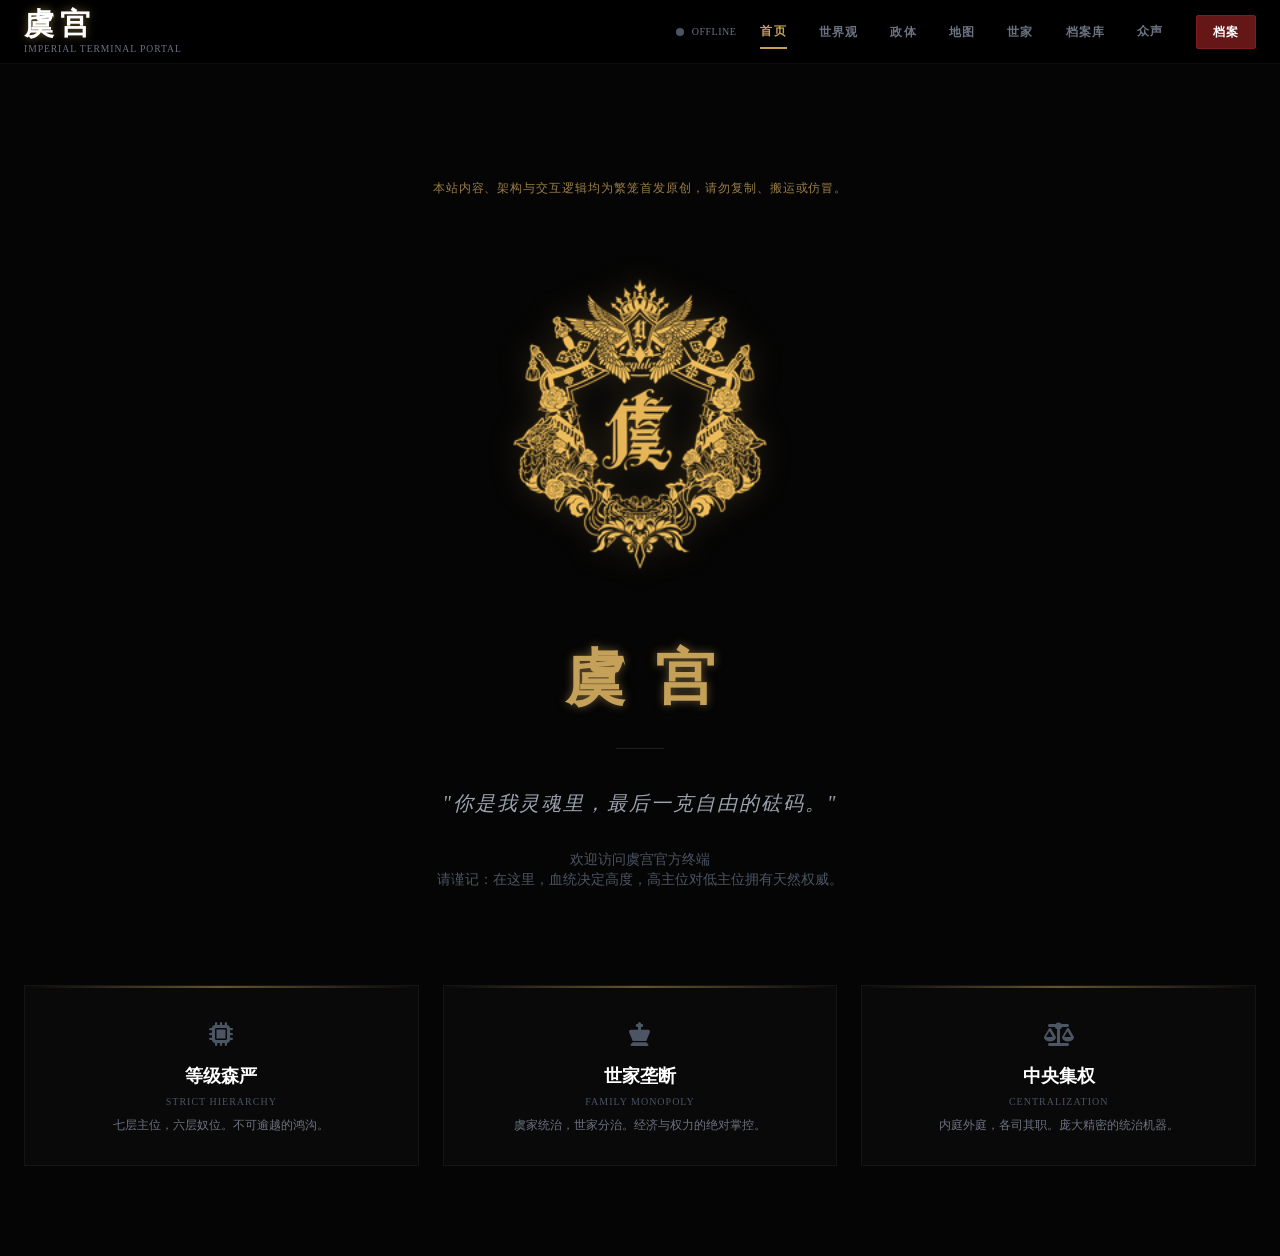
<file: archives.html>
<!DOCTYPE html>
<html lang="zh-CN">

<head>
    <meta charset="UTF-8">
    <meta name="viewport"
        content="width=device-width, initial-scale=1.0, maximum-scale=1.0, user-scalable=no, viewport-fit=cover">
    <meta name="author" content="繁笼">
    <meta name="copyright" content="Copyright 2026 繁笼. All rights reserved.">
    <meta name="rights" content="本站内容、架构与交互逻辑均为繁笼首发原创，请勿复制、搬运或仿冒。">
    <meta name="original-source" content="fanlong-yugong-official-2026">
    <!-- 繁笼官网原创首发：内容设定、页面架构、交互逻辑与前端实现未经授权禁止复制、搬运、镜像或仿冒。 -->
    <title>档案总库 | 虞宫</title>
    <script src="/vendor/tailwind/tailwindcss.js"></script>
    <link href="/vendor/fontawesome/css/all.min.css" rel="stylesheet">
    <link rel="stylesheet" href="css/style.min.css">
</head>

<body class="min-h-screen archive-page" data-original-work="fanlong-yugong-official-2026"
    data-rights-owner="繁笼">
    <script>
        (function () {
            var access = null;
            try {
                access = JSON.parse(sessionStorage.getItem("fanlongArchiveAccess") || "null");
            } catch (error) {
                access = null;
            }

            if (!access || !access.qq || !access.name) {
                alert("请先完成档案登记。");
                location.replace("index.html");
            }
        })();
    </script>
    <div class="site-original-signature" aria-hidden="true" data-signature="fanlong-yugong-official-2026">
        繁笼官网原创首发
    </div>
    <header
        class="fixed top-0 w-full z-50 bg-black/95 backdrop-blur-md border-b border-white/5 h-16 flex items-center justify-between px-6">
        <button onclick="location.href='index.html'" class="flex flex-col text-left">
            <h1 class="text-xl md:text-3xl font-bold tracking-[0.2em] text-white gold-glow font-cuyasong">虞宫</h1>
            <span class="text-[0.6rem] text-gray-500 font-roman tracking-widest uppercase">Imperial Archive</span>
        </button>

        <nav class="hidden md:flex gap-6 text-xs font-bold tracking-widest text-gray-500">
            <button onclick="location.href='index.html'" class="tab-btn py-2">官网</button>
            <button class="tab-btn py-2 active">档案库</button>
        </nav>
    </header>

    <main class="archive-shell">
        <section class="archive-hero">
            <div class="archive-hero-copy">
                <span class="archive-kicker">SUBMITTED PERSONA ARCHIVE</span>
                <h2>已交人设档案总库</h2>
            </div>
            <div class="archive-hero-mark">
                <img src="/zhongsheng/assets/family-crest-20260907.png"
                    alt="虞宫Logo">
            </div>
        </section>

        <section class="archive-metrics" aria-label="档案统计">
            <div>
                <span>总档案</span>
                <strong id="archive-total">0</strong>
            </div>
            <div>
                <span>家族姓氏</span>
                <strong id="archive-family-count">0</strong>
            </div>
            <div>
                <span>当前结果</span>
                <strong id="archive-filtered-count">0</strong>
            </div>
            <div>
                <span>人数最多</span>
                <strong id="archive-top-family">-</strong>
            </div>
        </section>

        <section class="archive-toolbar" aria-label="筛选工具">
            <div class="archive-search">
                <i class="fas fa-magnifying-glass"></i>
                <input id="archive-search" type="search" placeholder="搜索姓名 / 家世 / 职位 / 隶属">
            </div>
            <select id="class-filter" class="archive-select" aria-label="按户籍筛选">
                <option>全部</option>
            </select>
        </section>

        <section class="archive-family-panel">
            <div class="archive-panel-heading">
                <span>按姓氏筛同家族</span>
                <span>Family Filter</span>
            </div>
            <div id="surname-filters" class="archive-filter-strip"></div>
        </section>

        <section id="archive-grid" class="archive-grid" aria-live="polite"></section>

        <section id="archive-empty" class="archive-empty hidden">
            <i class="fas fa-folder-open"></i>
            <h3>没有匹配档案</h3>
            <p>换一个姓氏或关键词试试。</p>
        </section>
    </main>

    <nav
        class="md:hidden fixed bottom-0 left-0 w-full bg-black/95 backdrop-blur-md border-t border-white/10 flex justify-around items-center h-auto z-50 pb-safe py-3">
        <button onclick="location.href='index.html'"
            class="bottom-nav-item flex flex-col items-center justify-center w-full text-gray-600">
            <i class="fas fa-home text-lg mb-1 transition-colors"></i>
            <span class="text-[0.5rem] tracking-widest font-roman">官网</span>
        </button>
        <button class="bottom-nav-item active flex flex-col items-center justify-center w-full text-gray-600">
            <i class="fas fa-address-book text-lg mb-1 transition-colors"></i>
            <span class="text-[0.5rem] tracking-widest font-roman">档案库</span>
        </button>
    </nav>

    <div id="archive-modal" class="archive-modal hidden">
        <div class="archive-modal-card">
            <button id="archive-modal-close" class="archive-modal-close" aria-label="关闭档案详情">
                <i class="fas fa-times"></i>
            </button>
            <div id="archive-modal-body"></div>
        </div>
    </div>

    <script src="js/archive-data.min.js"></script>
    <script src="js/archive.min.js"></script>
</body>

</html>
</file>
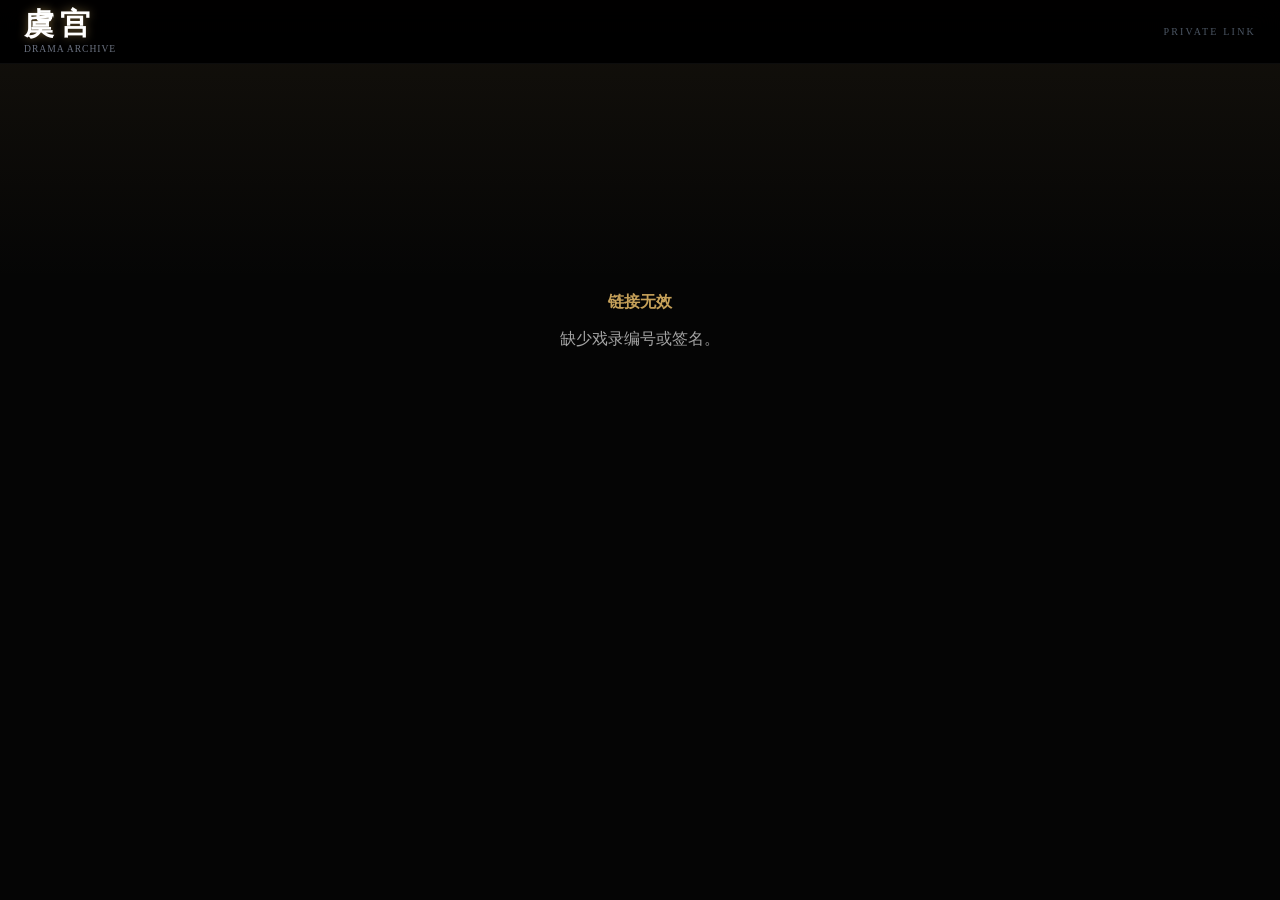
<file: drama.html>
<!DOCTYPE html>
<html lang="zh-CN">

<head>
    <meta charset="UTF-8">
    <meta name="viewport"
        content="width=device-width, initial-scale=1.0, maximum-scale=1.0, user-scalable=no, viewport-fit=cover">
    <meta name="robots" content="noindex,nofollow">
    <meta name="author" content="繁笼">
    <meta name="copyright" content="Copyright 2026 繁笼. All rights reserved.">
    <meta name="rights" content="本站内容、架构与交互逻辑均为繁笼首发原创，请勿复制、搬运或仿冒。">
    <meta name="original-source" content="fanlong-yugong-official-2026">
    <!-- 繁笼官网原创首发：内容设定、页面架构、交互逻辑与前端实现未经授权禁止复制、搬运、镜像或仿冒。 -->
    <title>戏录阅读 | 虞宫</title>
    <script src="/vendor/tailwind/tailwindcss.js"></script>
    <link href="/vendor/fontawesome/css/all.min.css" rel="stylesheet">
    <link rel="stylesheet" href="css/style.min.css">
    <style>
        body.drama-reader {
            --drama-text-color: #d8d1c6;
            padding-bottom: 0;
            background:
                linear-gradient(180deg, rgba(197, 160, 89, 0.08), transparent 280px),
                #050505;
        }

        .drama-shell {
            width: min(920px, calc(100vw - 32px));
            margin: 0 auto;
            padding: 96px 0 56px;
        }

        .drama-kicker {
            color: var(--yu-gold);
            font-family: 'Cinzel', serif;
            font-size: 11px;
            letter-spacing: 0.24em;
        }

        .drama-title {
            color: #f5f0e6;
            font-family: 'Noto Serif SC', serif;
            font-size: clamp(28px, 7vw, 56px);
            line-height: 1.1;
            letter-spacing: 0;
            margin: 12px 0 18px;
        }

        .drama-meta {
            display: flex;
            flex-wrap: wrap;
            gap: 8px;
            margin-bottom: 24px;
        }

        .drama-chip {
            border: 1px solid rgba(197, 160, 89, 0.22);
            background: rgba(255, 255, 255, 0.035);
            color: #b8b0a2;
            padding: 7px 10px;
            font-size: 12px;
        }

        .drama-panel {
            border: 1px solid rgba(197, 160, 89, 0.18);
            background: rgba(8, 8, 8, 0.86);
            box-shadow: 0 24px 70px rgba(0, 0, 0, 0.36);
        }

        .drama-content {
            white-space: pre-wrap;
            color: var(--drama-text-color);
            font-family: 'Noto Serif SC', serif;
            font-size: clamp(15px, 3.9vw, 18px);
            line-height: 2;
            letter-spacing: 0;
        }

        .drama-tools {
            display: flex;
            flex-wrap: wrap;
            align-items: center;
            gap: 10px;
            margin-bottom: 16px;
        }

        .drama-tool-btn,
        .drama-color-label,
        .drama-select-label {
            min-height: 36px;
            display: inline-flex;
            align-items: center;
            gap: 8px;
            border: 1px solid rgba(197, 160, 89, 0.25);
            background: rgba(255, 255, 255, 0.04);
            color: #c9c1b4;
            padding: 7px 11px;
            font-size: 12px;
            cursor: pointer;
        }

        .drama-select {
            border: 0;
            outline: 0;
            background: transparent;
            color: inherit;
            font-size: 12px;
            cursor: pointer;
        }

        body:not(.day-mode) .drama-select option {
            background: #171717;
            color: #d8d1c6;
        }

        .drama-color-input {
            width: 24px;
            height: 24px;
            padding: 0;
            border: 0;
            background: transparent;
            cursor: pointer;
        }

        .drama-color-presets {
            display: inline-flex;
            align-items: center;
            gap: 6px;
        }

        .drama-color-swatch {
            width: 26px;
            height: 26px;
            padding: 0;
            border: 1px solid rgba(197, 160, 89, 0.38);
            border-radius: 50%;
            box-shadow: inset 0 0 0 2px rgba(128, 128, 128, 0.16);
            cursor: pointer;
        }

        .drama-color-swatch:focus-visible {
            outline: 2px solid var(--yu-gold);
            outline-offset: 2px;
        }

        body.drama-reader.day-mode {
            background: linear-gradient(180deg, rgba(153, 112, 36, 0.11), transparent 280px), #eee8dc;
        }

        body.day-mode header {
            background: rgba(242, 237, 226, 0.96) !important;
            border-color: rgba(89, 68, 37, 0.12) !important;
        }

        body.day-mode header h1 { color: #28231d !important; }
        body.day-mode header span, body.day-mode header div { color: #746b5e !important; }
        body.day-mode .drama-title { color: #26211b; }
        body.day-mode .drama-chip { background: rgba(255, 255, 255, 0.42); color: #625a50; }
        body.day-mode .drama-panel { background: rgba(250, 247, 239, 0.94); box-shadow: 0 24px 70px rgba(75, 57, 31, 0.12); }
        body.day-mode .drama-tool-btn,
        body.day-mode .drama-color-label,
        body.day-mode .drama-select-label { background: rgba(255, 255, 255, 0.46); color: #51483d; }

        .drama-status {
            min-height: 50vh;
            display: flex;
            align-items: center;
            justify-content: center;
            color: #a3a3a3;
            text-align: center;
            line-height: 1.8;
        }

        @media (max-width: 640px) {
            .drama-shell {
                width: min(100% - 24px, 920px);
                padding-top: 84px;
            }

            .drama-panel {
                border-left: 0;
                border-right: 0;
            }
        }
    </style>
</head>

<body class="drama-reader min-h-screen" data-original-work="fanlong-yugong-official-2026"
    data-rights-owner="繁笼">
    <div class="site-original-signature" aria-hidden="true" data-signature="fanlong-yugong-official-2026">
        繁笼官网原创首发
    </div>
    <header
        class="fixed top-0 w-full z-50 bg-black/95 backdrop-blur-md border-b border-white/5 h-16 flex items-center justify-between px-6">
        <button onclick="location.href='index.html'" class="flex flex-col text-left">
            <h1 class="text-xl md:text-3xl font-bold tracking-[0.2em] text-white gold-glow font-cuyasong">虞宫</h1>
            <span class="text-[0.6rem] text-gray-500 font-roman tracking-widest uppercase">Drama Archive</span>
        </button>
        <div class="hidden md:block text-[10px] text-gray-600 font-roman tracking-[0.22em] uppercase">
            Private Link
        </div>
    </header>

    <main class="drama-shell">
        <section id="drama-status" class="drama-status">
            <div>
                <i class="fas fa-circle-notch fa-spin text-yu-gold mb-4 text-xl"></i>
                <p>正在调取戏录...</p>
            </div>
        </section>

        <article id="drama-reader" class="hidden">
            <div class="drama-kicker">YU PALACE DRAMA RECORD</div>
            <h2 id="drama-title" class="drama-title"></h2>
            <div id="drama-meta" class="drama-meta"></div>
            <div class="drama-tools" aria-label="阅读设置">
                <button id="theme-toggle" class="drama-tool-btn" type="button">
                    <i class="fas fa-sun"></i><span>日间模式</span>
                </button>
                <label class="drama-color-label" for="text-color">
                    正文颜色
                    <input id="text-color" class="drama-color-input" type="color" value="#d8d1c6">
                </label>
                <div class="drama-color-presets" aria-label="快捷正文颜色">
                    <button class="drama-color-swatch" type="button" data-text-color="#000000"
                        style="background:#000000" aria-label="黑色" title="黑色"></button>
                    <button class="drama-color-swatch" type="button" data-text-color="#ffffff"
                        style="background:#ffffff" aria-label="白色" title="白色"></button>
                    <button class="drama-color-swatch" type="button" data-text-color="#d8d1c6"
                        style="background:#d8d1c6" aria-label="默认米白色" title="默认米白色"></button>
                </div>
                <label class="drama-select-label" for="text-font">
                    字体
                    <select id="text-font" class="drama-select">
                        <option value="serif">宋体</option>
                        <option value="kaiti">楷体</option>
                        <option value="fangsong">仿宋</option>
                        <option value="sans">黑体</option>
                        <option value="system">系统字体</option>
                    </select>
                </label>
                <label class="drama-select-label" for="text-size">
                    字号
                    <select id="text-size" class="drama-select">
                        <option value="15">小</option>
                        <option value="18">标准</option>
                        <option value="21">大</option>
                        <option value="24">特大</option>
                    </select>
                </label>
                <label class="drama-select-label" for="line-height">
                    行距
                    <select id="line-height" class="drama-select">
                        <option value="1.7">紧凑</option>
                        <option value="2">标准</option>
                        <option value="2.4">宽松</option>
                    </select>
                </label>
                <button id="reader-reset" class="drama-tool-btn" type="button">恢复默认</button>
            </div>
            <section class="drama-panel">
                <div id="drama-content" class="drama-content p-5 md:p-8"></div>
            </section>
        </article>
    </main>

    <script>
        const params = new URLSearchParams(location.search);
        const id = params.get("id");
        const sig = params.get("sig");
        const statusEl = document.getElementById("drama-status");
        const readerEl = document.getElementById("drama-reader");
        const themeToggle = document.getElementById("theme-toggle");
        const textColor = document.getElementById("text-color");
        const textFont = document.getElementById("text-font");
        const textSize = document.getElementById("text-size");
        const lineHeight = document.getElementById("line-height");
        const dramaContent = document.getElementById("drama-content");
        const READER_PREFS_KEY = "fanlongDramaReaderPrefs";
        const defaults = { theme: "night", color: "#d8d1c6", font: "serif", size: "18", lineHeight: "2" };
        const fontFamilies = {
            serif: "'Noto Serif SC', 'Songti SC', serif",
            kaiti: "'Kaiti SC', 'STKaiti', 'KaiTi', serif",
            fangsong: "'FangSong', 'STFangsong', serif",
            sans: "'PingFang SC', 'Microsoft YaHei', sans-serif",
            system: "-apple-system, BlinkMacSystemFont, 'Segoe UI', sans-serif"
        };

        function applyReaderPrefs(prefs) {
            const isDay = prefs.theme === "day";
            document.body.classList.toggle("day-mode", isDay);
            document.body.style.setProperty("--drama-text-color", prefs.color);
            textColor.value = prefs.color;
            textFont.value = fontFamilies[prefs.font] ? prefs.font : defaults.font;
            textSize.value = prefs.size;
            lineHeight.value = prefs.lineHeight;
            dramaContent.style.fontFamily = fontFamilies[textFont.value];
            dramaContent.style.fontSize = `${prefs.size}px`;
            dramaContent.style.lineHeight = prefs.lineHeight;
            themeToggle.innerHTML = isDay
                ? '<i class="fas fa-moon"></i><span>夜间模式</span>'
                : '<i class="fas fa-sun"></i><span>日间模式</span>';
        }

        function getReaderPrefs() {
            try {
                return { ...defaults, ...JSON.parse(localStorage.getItem(READER_PREFS_KEY) || "{}") };
            } catch (_) {
                return { ...defaults };
            }
        }

        function saveReaderPrefs(prefs) {
            localStorage.setItem(READER_PREFS_KEY, JSON.stringify(prefs));
            applyReaderPrefs(prefs);
        }

        let readerPrefs = getReaderPrefs();
        applyReaderPrefs(readerPrefs);
        themeToggle.addEventListener("click", () => {
            readerPrefs.theme = readerPrefs.theme === "day" ? "night" : "day";
            saveReaderPrefs(readerPrefs);
        });
        textColor.addEventListener("input", () => {
            readerPrefs.color = textColor.value;
            saveReaderPrefs(readerPrefs);
        });
        document.querySelectorAll("[data-text-color]").forEach((button) => {
            button.addEventListener("click", () => {
                readerPrefs.color = button.dataset.textColor;
                saveReaderPrefs(readerPrefs);
            });
        });
        textFont.addEventListener("change", () => {
            readerPrefs.font = textFont.value;
            saveReaderPrefs(readerPrefs);
        });
        textSize.addEventListener("change", () => {
            readerPrefs.size = textSize.value;
            saveReaderPrefs(readerPrefs);
        });
        lineHeight.addEventListener("change", () => {
            readerPrefs.lineHeight = lineHeight.value;
            saveReaderPrefs(readerPrefs);
        });
        document.getElementById("reader-reset").addEventListener("click", () => {
            readerPrefs = { ...defaults };
            saveReaderPrefs(readerPrefs);
        });

        function setStatus(title, detail) {
            statusEl.innerHTML = `<div><p class="text-yu-gold font-bold mb-2">${title}</p><p>${detail || ""}</p></div>`;
        }

        function chip(label, value) {
            if (!value) return "";
            return `<span class="drama-chip">${label}：${String(value).replace(/[&<>"']/g, (m) => ({
                "&": "&amp;",
                "<": "&lt;",
                ">": "&gt;",
                '"': "&quot;",
                "'": "&#039;"
            }[m]))}</span>`;
        }

        async function loadDrama() {
            if (!id || !sig) {
                setStatus("链接无效", "缺少戏录编号或签名。");
                return;
            }

            try {
                const res = await fetch(`/api/drama?id=${encodeURIComponent(id)}&sig=${encodeURIComponent(sig)}`);
                const data = await res.json();
                if (!res.ok || data.error) {
                    setStatus("无法打开戏录", data.detail || data.error || "链接可能已失效。");
                    return;
                }

                document.title = `${data.title || "戏录阅读"} | 虞宫`;
                document.getElementById("drama-title").textContent = data.title || `戏录-${id}`;
                document.getElementById("drama-content").textContent = data.content || "";
                document.getElementById("drama-meta").innerHTML = [
                    chip("编号", data.id || id),
                    chip("时间", data.date_str),
                    chip("参与", data.participants),
                    chip("备注", data.note)
                ].join("");

                statusEl.classList.add("hidden");
                readerEl.classList.remove("hidden");
            } catch (error) {
                setStatus("服务器暂不可达", error.message);
            }
        }

        loadDrama();
    </script>
</body>

</html>
</file>
<file: css/style.min.css>
:root{--yu-gold:#C5A059;--yu-silver:#E5E7EB;--yu-purple:#7c3aed;--yu-red:#8B0000;--yu-blue:#3b82f6;--yu-green:#10b981;--deep-black:#050505;--panel-bg:#0a0a0a;--fanlong-original-work-signature:"fanlong-yugong-official-2026"}html{background-color:var(--deep-black);overflow-x:hidden}body{background-color:var(--deep-black);font-family:'Noto Sans SC',sans-serif;color:#a3a3a3;overflow-x:hidden;padding-bottom:90px}.text-yu-gold{color:var(--yu-gold)}.bg-yu-gold{background-color:var(--yu-gold)}.border-yu-gold{border-color:var(--yu-gold)}.text-yu-purple{color:var(--yu-purple)}.bg-yu-purple{background-color:#5b21b6}.border-yu-purple{border-color:#7c3aed}.text-yu-red{color:#ef4444}.bg-yu-red{background-color:var(--yu-red)}.border-yu-red{border-color:var(--yu-red)}.font-roman{font-family:Cinzel,serif;letter-spacing:.05em}.serif{font-family:'Noto Serif SC',serif}.sans{font-family:'Noto Sans SC',sans-serif}.font-cuyasong{font-family:'方正粗雅宋简体',FZCuYaSong-r-GBK,'Noto Serif SC',serif;font-weight:700}h1,h2,h3,h4{font-family:'Noto Serif SC',serif}.reveal-container{perspective:1000px}.reveal-item{opacity:0;transform:translateY(40px) scale(.95);filter:blur(10px);animation:cinematicReveal 1.5s cubic-bezier(.19,1,.22,1) forwards}@keyframes cinematicReveal{to{opacity:1;transform:translateY(0) scale(1);filter:blur(0)}}.delay-100{animation-delay:.2s}.delay-200{animation-delay:.4s}.delay-300{animation-delay:.6s}.delay-500{animation-delay:1s}.fade-in{animation:fadeIn .6s ease-out forwards;opacity:0;transform:translateY(10px)}@keyframes fadeIn{to{opacity:1;transform:translateY(0)}}.gold-glow{text-shadow:0 0 25px rgba(197,160,89,.3)}.luxury-text{background:linear-gradient(to bottom,#cfc09f 0,#a69265 100%);-webkit-background-clip:text;-webkit-text-fill-color:transparent;text-shadow:0 2px 10px rgba(0,0,0,.5)}.grid-bg{background-image:linear-gradient(to right,#1a1a1a 1px,transparent 1px),linear-gradient(to bottom,#1a1a1a 1px,transparent 1px);background-size:40px 40px}.chip-bg{background-color:#080808;background-image:linear-gradient(rgba(255,255,255,.03) 1px,transparent 1px),linear-gradient(90deg,rgba(255,255,255,.03) 1px,transparent 1px);background-size:20px 20px;position:relative;transition:all .3s ease}.chip-bg:active{background-color:#111;transform:scale(.98)}.chip-green-bg{background-image:linear-gradient(rgba(16,185,129,.05) 1px,transparent 1px),linear-gradient(90deg,rgba(16,185,129,.05) 1px,transparent 1px)}.chip-blue-bg{background-image:linear-gradient(rgba(59,130,246,.05) 1px,transparent 1px),linear-gradient(90deg,rgba(59,130,246,.05) 1px,transparent 1px)}.chip-red-bg{background-image:linear-gradient(rgba(239,68,68,.05) 1px,transparent 1px),linear-gradient(90deg,rgba(239,68,68,.05) 1px,transparent 1px)}.original-guardline{width:fit-content;max-width:min(82vw,560px);margin:-2.75rem auto 3rem;color:rgba(197,160,89,.78);padding:0;font-size:12px;line-height:1.45;letter-spacing:.08em;text-align:center}.site-original-signature{position:fixed;right:0;bottom:0;width:1px;height:1px;opacity:.01;overflow:hidden;pointer-events:none;user-select:none;color:transparent;z-index:-1}body::after{content:var(--fanlong-original-work-signature);position:fixed;right:12px;bottom:12px;width:1px;height:1px;opacity:.001;pointer-events:none;user-select:none;color:transparent;overflow:hidden}@media (max-width:767px){.original-guardline{max-width:min(82vw,320px);margin-top:-2.25rem;margin-bottom:2.5rem;padding:0;font-size:11px;letter-spacing:.04em}}.tab-btn.active{color:var(--yu-gold);border-bottom:2px solid var(--yu-gold)}.bottom-nav-item{flex:1 1 0;width:auto!important;min-width:0}.bottom-nav-item.active i{color:var(--yu-gold);text-shadow:0 0 10px rgba(197,160,89,.5)}.bottom-nav-item.active span{color:var(--yu-gold)}@media (max-width:767px){body:not(.archive-page)>nav.fixed{display:grid!important;grid-template-columns:repeat(6,minmax(0,1fr))}body.archive-page>nav.fixed{display:grid!important;grid-template-columns:repeat(2,minmax(0,1fr))}body>nav.fixed .bottom-nav-item{width:100%!important}}table.custom-table th{background-color:#0f0f0f;color:var(--yu-gold);font-weight:700;border-bottom:1px solid #333;padding:12px;text-align:left;font-size:.85rem;font-family:'Noto Serif SC',serif}table.custom-table td{padding:12px;border-bottom:1px solid #1a1a1a;color:#9ca3af;font-size:.85rem;vertical-align:top}table.custom-table tr:hover td{background-color:rgba(255,255,255,.03)}.card-decoration{border:1px solid rgba(255,255,255,.05);background:var(--panel-bg);position:relative;overflow:hidden}.card-decoration::before{content:'';position:absolute;top:0;left:0;width:100%;height:2px;background:linear-gradient(90deg,transparent,var(--yu-gold),transparent);opacity:.5}details>summary{list-style:none;cursor:pointer;transition:background .2s}details>summary::-webkit-details-marker{display:none}details[open]>summary{background-color:rgba(255,255,255,.05)}details[open]>div{animation:sweep .3s ease-in-out}@keyframes sweep{0%{opacity:0;transform:translateY(-5px)}100%{opacity:1;transform:translateY(0)}}.landmark-icon{position:absolute;transform:translate(-50%,-50%);z-index:10;cursor:pointer;transition:all .3s;display:flex;align-items:center;justify-content:center;width:24px;height:24px;border-radius:50%;background:rgba(0,0,0,.8);border:1px solid currentColor;box-shadow:0 0 15px currentColor}.landmark-icon:hover{transform:translate(-50%,-50%) scale(1.2);z-index:20}.landmark-icon::after{content:attr(data-label);position:absolute;top:-25px;left:50%;transform:translateX(-50%);white-space:nowrap;font-size:10px;font-weight:700;color:#fff;background:rgba(0,0,0,.8);padding:2px 6px;border-radius:2px;border:1px solid #333;opacity:0;transition:opacity .3s;pointer-events:none}.landmark-icon:hover::after{opacity:1}.stat-bar-bg{background:rgba(255,255,255,.05);height:8px;border-radius:4px;overflow:hidden;border:1px solid rgba(255,255,255,.02)}.stat-bar-fill{height:100%;width:0%;transition:width 1.5s cubic-bezier(.22, 1, .36, 1);position:relative;box-shadow:0 0 10px currentColor}.stat-bar-fill::after{content:'';position:absolute;top:0;right:0;width:4px;height:100%;background:#fff;filter:blur(2px);box-shadow:0 0 8px #fff}.scan-line{width:100%;height:100px;background:linear-gradient(to bottom,transparent,rgba(197,160,89,.05),transparent);position:absolute;top:-100px;left:0;animation:scan 4s linear infinite;pointer-events:none;z-index:1}@keyframes scan{0%{top:-100px}100%{top:100%}}.status-dot-online{box-shadow:0 0 8px #10b981}#profile-display .card-decoration{background:linear-gradient(135deg,#0a0a0a 0,#141414 100%)}.bg-stat-gold{background-color:var(--yu-gold)}.bg-stat-pink{background-color:#ec4899}.bg-stat-blue{background-color:#3b82f6}.bg-stat-emerald{background-color:#10b981}.bg-stat-indigo{background-color:#6366f1}.bg-stat-red{background-color:#ef4444}.bg-stat-purple{background-color:#a855f7}.bg-stat-orange{background-color:#f97316}input#login-qq{transition:all .3s;letter-spacing:.1em}input#login-qq:focus{box-shadow:0 0 15px rgba(197,160,89,.1);background:rgba(197,160,89,.02)}.mobile-archive-entry{box-shadow:0 0 16px rgba(197,160,89,.18)}@media (max-width:420px){#user-status-area{display:none}}#login-status-preview .text-left{text-align:left}.tab-btn.active{color:var(--yu-gold)!important;border-bottom:2px solid var(--yu-gold)}@media (min-width:768px){#tab-apply{max-width:800px}}.cyber-modal-overlay{position:fixed;top:0;left:0;width:100%;height:100%;background:rgba(0,0,0,.85);backdrop-filter:blur(8px);display:flex;justify-content:center;align-items:center;z-index:9999;opacity:0;transition:opacity .3s ease}.cyber-modal-content{background:#0a0a0a;border:1px solid var(--yu-gold);box-shadow:0 0 30px rgba(197,160,89,.2);padding:2rem;width:90%;max-width:400px;text-align:center;position:relative;overflow:hidden;transform:scale(.9);transition:transform .3s ease}.cyber-modal-content.error{border-color:#f44;box-shadow:0 0 30px rgba(255,68,68,.2)}.archive-page{min-height:100vh;background:radial-gradient(circle at 15% 10%,rgba(197,160,89,.14),transparent 28rem),radial-gradient(circle at 90% 18%,rgba(59,130,246,.1),transparent 24rem),linear-gradient(180deg,#050505 0,#080808 58%,#020202 100%)}.archive-shell{width:min(1180px,calc(100% - 32px));margin:0 auto;padding:6.5rem 0 8rem}.archive-hero{display:grid;grid-template-columns:minmax(0,1fr) 220px;gap:2rem;align-items:end;min-height:310px;border-bottom:1px solid rgba(255,255,255,.08);position:relative}.archive-hero::before{content:"";position:absolute;inset:auto 0 0;height:1px;background:linear-gradient(90deg,transparent,rgba(197,160,89,.85),transparent)}.archive-hero-copy h2{color:#fff;font-family:'方正粗雅宋简体',FZCuYaSong-r-GBK,'Noto Serif SC',serif;font-size:clamp(2.2rem, 6vw, 4.9rem);letter-spacing:0;line-height:1;margin:1rem 0 1.25rem;text-shadow:0 0 26px rgba(197,160,89,.22)}.archive-hero-copy p{color:#9ca3af;max-width:620px;line-height:1.9;font-size:.95rem;overflow-wrap:anywhere}.archive-kicker{display:block;color:var(--yu-gold);font-family:Cinzel,serif;font-size:.68rem;letter-spacing:.16em}.archive-hero-mark{justify-self:end;width:190px;aspect-ratio:1;display:grid;place-items:center;border:1px solid rgba(197,160,89,.22);background:linear-gradient(135deg,rgba(255,255,255,.06),transparent),rgba(0,0,0,.45);box-shadow:inset 0 0 50px rgba(197,160,89,.06)}.archive-hero-mark img{width:75%;filter:drop-shadow(0 0 18px rgba(197, 160, 89, .35))}.archive-banner{margin-top:1.5rem;display:flex;align-items:center;gap:.75rem;border:1px solid rgba(255,255,255,.08);background:rgba(255,255,255,.035);padding:.9rem 1rem;color:#cbd5e1;font-size:.78rem}.archive-banner span{min-width:0;overflow-wrap:anywhere}.archive-banner-ok{border-color:rgba(16,185,129,.28);color:#bbf7d0}.archive-banner-warn{border-color:rgba(197,160,89,.34);color:#f5e6bd}.archive-metrics{margin:1.5rem 0;display:grid;grid-template-columns:repeat(4,minmax(0,1fr));border:1px solid rgba(255,255,255,.07);background:rgba(0,0,0,.42)}.archive-metrics div{padding:1.2rem;border-right:1px solid rgba(255,255,255,.07)}.archive-metrics div:last-child{border-right:0}.archive-metrics span{display:block;color:#64748b;font-size:.72rem;margin-bottom:.45rem}.archive-metrics strong{color:#fff;font-family:Cinzel,serif;font-size:1.7rem;letter-spacing:.02em}.archive-toolbar{display:grid;grid-template-columns:minmax(0,1fr) 190px;gap:.9rem;margin-bottom:1rem}.archive-search,.archive-select{min-height:48px;border:1px solid rgba(255,255,255,.1);background:rgba(0,0,0,.72);color:#e5e7eb}.archive-search{display:flex;align-items:center;gap:.75rem;padding:0 1rem}.archive-search i{color:var(--yu-gold)}.archive-search input{width:100%;background:0 0;outline:0;color:#fff;font-size:.9rem}.archive-search input::placeholder{color:#5f6673}.archive-select{padding:0 .9rem;outline:0}.archive-family-panel{margin-bottom:1.35rem;border:1px solid rgba(255,255,255,.07);background:rgba(255,255,255,.025)}.archive-panel-heading{display:flex;justify-content:space-between;gap:1rem;padding:.85rem 1rem;color:#d1d5db;font-size:.78rem;border-bottom:1px solid rgba(255,255,255,.06)}.archive-panel-heading span:last-child{color:#59606c;font-family:Cinzel,serif;letter-spacing:.08em}.archive-filter-strip{display:flex;gap:.55rem;flex-wrap:wrap;padding:.9rem 1rem}.archive-filter-btn{min-height:34px;padding:0 .9rem;border:1px solid rgba(255,255,255,.08);color:#9ca3af;background:rgba(0,0,0,.52);font-size:.76rem;transition:all .2s ease}.archive-filter-btn.active,.archive-filter-btn:hover{border-color:rgba(197,160,89,.7);color:#f8e7bd;background:rgba(197,160,89,.12)}.archive-grid{display:grid;grid-template-columns:repeat(3,minmax(0,1fr));gap:1rem}.archive-card{min-height:270px;border:1px solid rgba(255,255,255,.08);background:linear-gradient(145deg,rgba(255,255,255,.05),transparent 42%),rgba(5,5,5,.86);padding:1rem;cursor:pointer;transition:transform .25s ease,border-color .25s ease,background .25s ease}.archive-card:hover{transform:translateY(-3px);border-color:rgba(197,160,89,.52);background:linear-gradient(145deg,rgba(197,160,89,.09),transparent 46%),rgba(8,8,8,.95)}.archive-card-topline{display:flex;justify-content:space-between;gap:1rem;color:#5f6673;font-size:.66rem;font-family:Cinzel,'Noto Serif SC',serif}.archive-card-main{display:flex;align-items:center;gap:.9rem;margin:1.2rem 0}.archive-avatar{width:58px;height:58px;display:grid;place-items:center;flex:0 0 auto;border:1px solid rgba(197,160,89,.38);background:#090909;color:var(--yu-gold);font-family:'Noto Serif SC',serif;font-size:1.2rem}.archive-avatar.large{width:78px;height:78px;font-size:1.45rem}.archive-card h3{color:#fff;font-size:1.35rem;line-height:1.2;margin-bottom:.35rem}.archive-card p{color:#858b96;font-size:.78rem}.archive-meta{display:flex;flex-wrap:wrap;gap:.45rem;min-height:28px;margin-bottom:1.2rem}.archive-chip{display:inline-flex;align-items:center;min-height:26px;padding:0 .65rem;border:1px solid rgba(255,255,255,.09);color:#cbd5e1;background:rgba(255,255,255,.04);font-size:.7rem}.archive-chip.success{color:#86efac;border-color:rgba(16,185,129,.28)}.archive-chip.info{color:#93c5fd;border-color:rgba(59,130,246,.28)}.archive-chip.danger{color:#fca5a5;border-color:rgba(239,68,68,.32)}.archive-card-data{display:grid;gap:.65rem;margin:0}.archive-card-data div,.archive-detail-grid div{display:grid;grid-template-columns:72px minmax(0,1fr);gap:.7rem;align-items:baseline}.archive-card-data dt,.archive-detail-grid dt{color:#59606c;font-size:.72rem}.archive-card-data dd,.archive-detail-grid dd{color:#d1d5db;font-size:.78rem;overflow-wrap:anywhere}.archive-empty{min-height:260px;display:grid;place-items:center;text-align:center;color:#606977;border:1px dashed rgba(255,255,255,.1)}.archive-empty i{color:var(--yu-gold);font-size:2rem;margin-bottom:.75rem}.archive-empty h3{color:#fff;font-size:1.1rem;margin-bottom:.35rem}.archive-modal{position:fixed;inset:0;z-index:70;display:flex;align-items:center;justify-content:center;background:rgba(0,0,0,.82);backdrop-filter:blur(10px);padding:1rem}.archive-modal.hidden{display:none}.archive-modal-card{width:min(760px,100%);max-height:min(86vh,900px);overflow-y:auto;border:1px solid rgba(197,160,89,.38);background:linear-gradient(150deg,rgba(197,160,89,.08),transparent 32%),#080808;padding:1.5rem;position:relative;box-shadow:0 24px 70px rgba(0,0,0,.55)}.archive-modal-close{position:absolute;top:1rem;right:1rem;width:34px;height:34px;display:grid;place-items:center;color:#9ca3af;border:1px solid rgba(255,255,255,.09);background:rgba(0,0,0,.5)}.archive-modal-close:hover{color:#fff;border-color:rgba(197,160,89,.5)}.archive-modal-header{display:flex;gap:1rem;align-items:center;padding-right:3rem;margin-bottom:1.5rem}.archive-modal-header h2{color:#fff;font-size:2rem;line-height:1.15;margin:.25rem 0}.archive-modal-header p{color:#9ca3af;font-size:.85rem}.archive-detail-section{border-top:1px solid rgba(255,255,255,.08);padding-top:1rem;margin-top:1rem}.archive-detail-section h3{color:var(--yu-gold);font-size:.92rem;margin-bottom:.8rem}.archive-detail-grid{display:grid;gap:.65rem}.archive-detail-grid.compact{grid-template-columns:repeat(3,minmax(0,1fr))}.archive-detail-grid.compact div{display:block;border:1px solid rgba(255,255,255,.07);background:rgba(255,255,255,.03);padding:.85rem}.archive-detail-grid.compact dd{color:#fff;font-family:Cinzel,serif;font-size:1.15rem;margin-top:.25rem}.archive-stat-list{display:grid;grid-template-columns:repeat(2,minmax(0,1fr));gap:.85rem 1.25rem}.archive-stat-row div:first-child{display:flex;justify-content:space-between;color:#9ca3af;font-size:.72rem;margin-bottom:.35rem}.archive-stat-row strong{color:#fff}.archive-stat-track{height:8px;border:1px solid rgba(255,255,255,.05);background:rgba(255,255,255,.05);overflow:hidden}.archive-stat-track span{display:block;height:100%;background:linear-gradient(90deg,var(--yu-gold),#fef3c7)}.archive-muted,.archive-notes{color:#9ca3af;line-height:1.8;font-size:.85rem}@media (max-width:900px){.archive-hero{grid-template-columns:1fr;min-height:0;padding-bottom:1.5rem}.archive-hero-mark{justify-self:start;width:120px}.archive-grid,.archive-metrics{grid-template-columns:repeat(2,minmax(0,1fr))}.archive-detail-grid.compact,.archive-stat-list,.archive-toolbar{grid-template-columns:1fr}}@media (max-width:560px){.archive-shell{width:min(100% - 24px,1180px);padding-top:5.5rem}.archive-hero-copy h2{font-size:2rem;line-height:1.12;max-width:100%;overflow-wrap:anywhere}.archive-grid,.archive-metrics{grid-template-columns:1fr}.archive-metrics div{border-right:0;border-bottom:1px solid rgba(255,255,255,.07)}.archive-metrics div:last-child{border-bottom:0}.archive-modal-header{align-items:flex-start;flex-direction:column}}.cyber-modal-content.error .cyber-modal-title{color:#f44}.cyber-modal-content.error .cyber-modal-btn:hover{border-color:#f44;background:rgba(255,68,68,.1)}.cyber-modal-content::after{content:"";position:absolute;top:-100%;left:0;width:100%;height:100%;background:linear-gradient(to bottom,transparent,rgba(197,160,89,.1),transparent);animation:scan 3s linear infinite}@keyframes scan{0%{top:-100%}100%{top:100%}}.cyber-modal-title{font-family:Cinzel,serif;color:var(--yu-gold);font-size:1.25rem;letter-spacing:.2em;margin-bottom:1rem;text-transform:uppercase}.cyber-modal-body{color:#a3a3a3;font-size:.9rem;line-height:1.6;margin-bottom:1.5rem}.cyber-modal-btn{background:0 0;border:1px solid #444;color:#fff;padding:.5rem 2rem;cursor:pointer;transition:all .3s;font-size:.8rem;letter-spacing:.1em}.cyber-modal-btn:hover{border-color:var(--yu-gold);background:rgba(197,160,89,.1)}.archive-auth-card{max-width:420px}.archive-auth-input{width:100%;border:1px solid rgba(197,160,89,.3);background:rgba(0,0,0,.55);color:#f5f0e6;padding:.75rem .9rem;outline:0;text-align:center;letter-spacing:.08em}.archive-auth-input:focus{border-color:var(--yu-gold);box-shadow:0 0 18px rgba(197,160,89,.12)}.archive-auth-message{min-height:1.25rem;margin-top:.75rem;color:#ef4444;font-size:.75rem}.cyber-modal-btn:disabled{cursor:wait;opacity:.55}.cyber-modal-overlay.active{opacity:1}.cyber-modal-overlay.active .cyber-modal-content{transform:scale(1)}#citizen-content{max-height:85vh;display:flex!important;flex-direction:column;overflow:hidden!important;padding:1.5rem}.modal-fixed-header{flex-shrink:0;text-align:center;padding-bottom:1.5rem;border-bottom:1px solid rgba(255,255,255,.1);margin-bottom:1rem}.modal-scroll-area{flex-grow:1;overflow-y:auto;padding-right:10px;-webkit-overflow-scrolling:touch}.modal-scroll-area::-webkit-scrollbar{width:2px}.modal-scroll-area::-webkit-scrollbar-thumb{background:var(--yu-gold);border-radius:4px}.font-cuyasong{font-family:'Noto Serif SC',serif;font-weight:900}.font-roman{font-family:Cinzel,serif}.gold-glow{text-shadow:0 0 10px rgba(197,160,89,.5)}.card-decoration{background:rgba(10,10,10,.8);border:1px solid rgba(255,255,255,.05);position:relative}.pb-safe{padding-bottom:env(safe-area-inset-bottom)}.underline{text-underline-offset:4px;text-decoration-thickness:1px}.cursor-pointer:hover{text-decoration-color:var(--yu-gold)!important}
</file>
